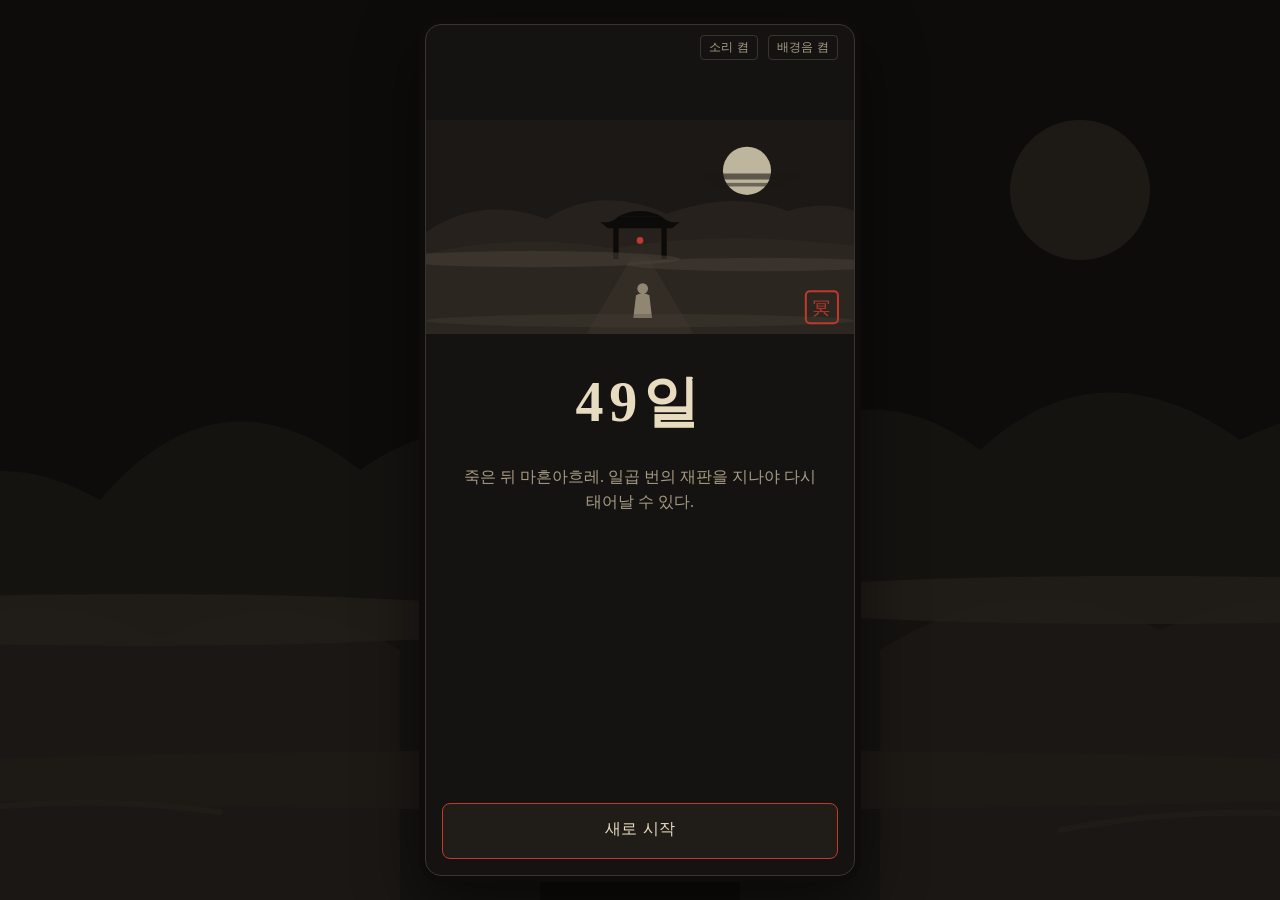
<file: index.html>
<!doctype html>
<html lang="ko">
  <head>
    <meta charset="UTF-8" />
    <link rel="icon" type="image/svg+xml" href="./favicon.svg" />
    <meta name="viewport" content="width=device-width, initial-scale=1.0, viewport-fit=cover" />
    <meta name="theme-color" content="#151311" />
    <title>49일</title>
    <script type="module" crossorigin src="./assets/index-C3v99Mc8.js"></script>
    <link rel="stylesheet" crossorigin href="./assets/index-C7yOdjxK.css">
  </head>
  <body>
    <div id="root"></div>
  </body>
</html>
</file>
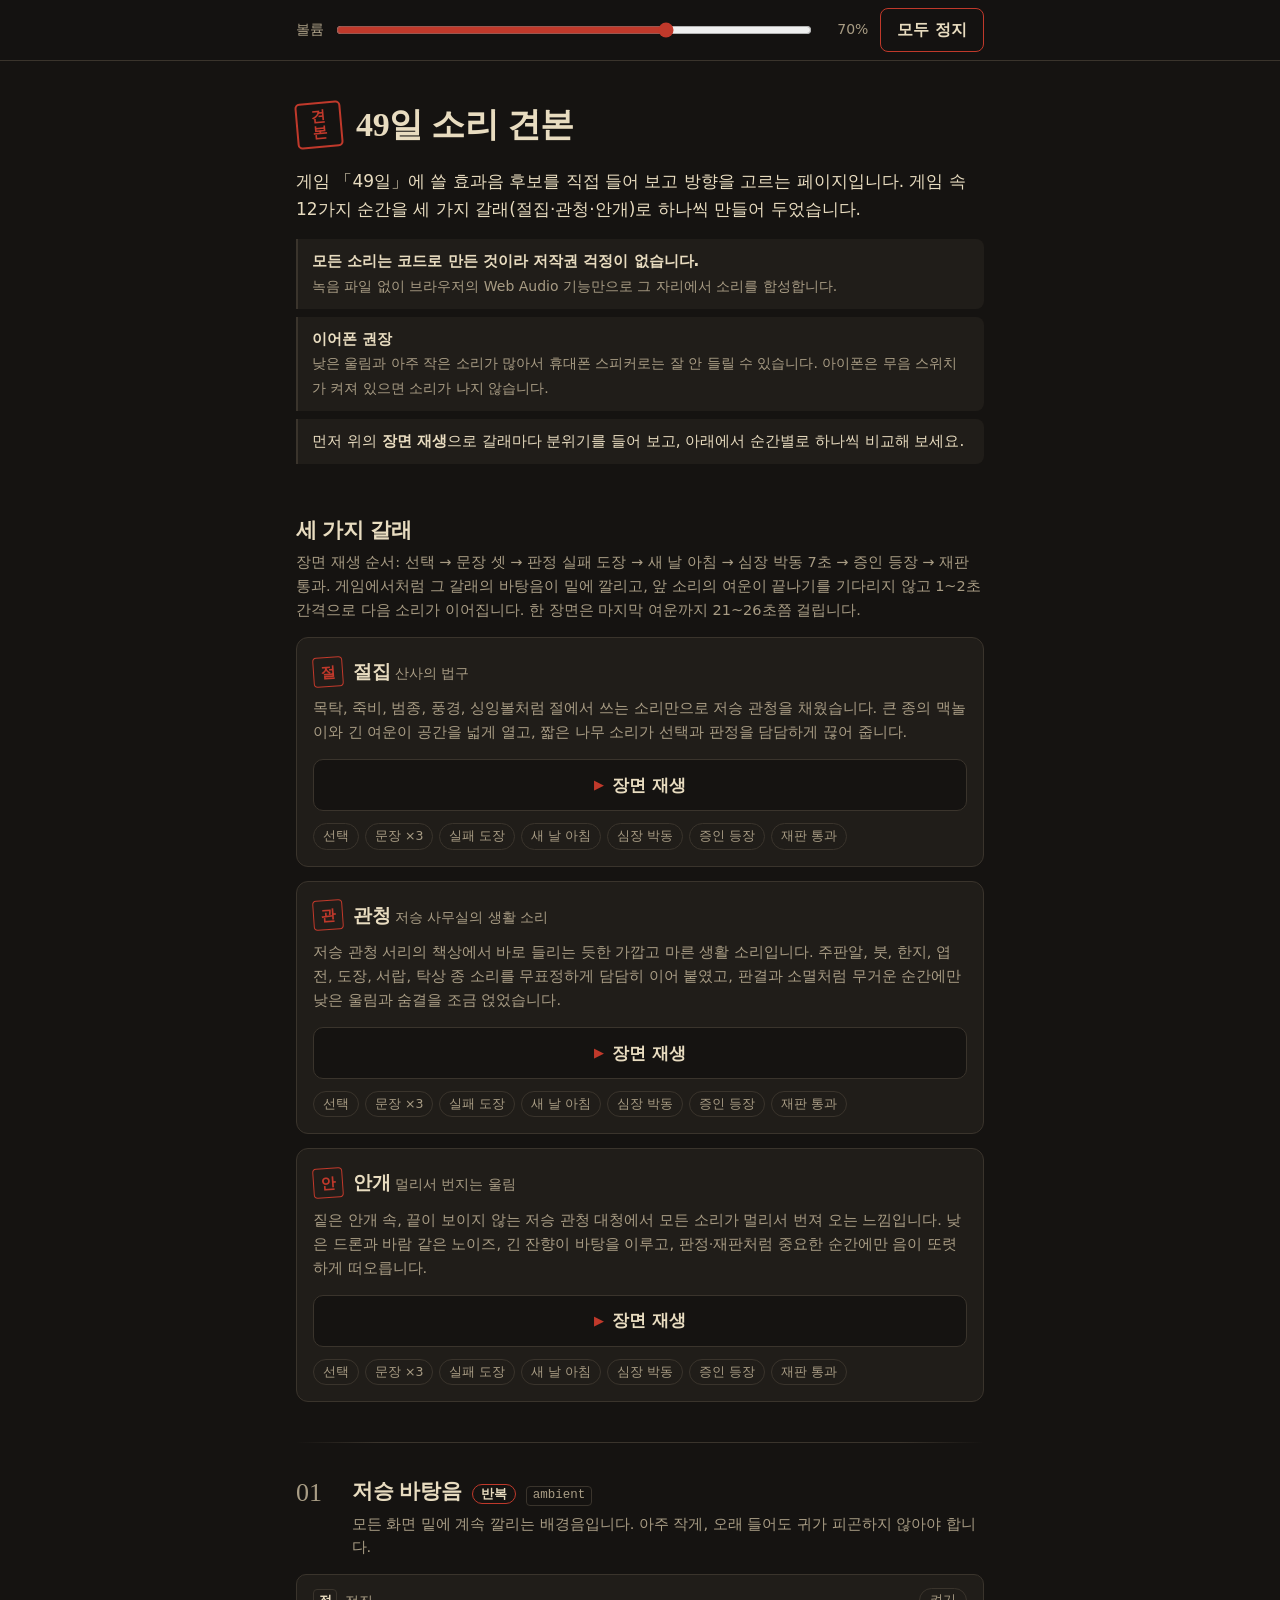
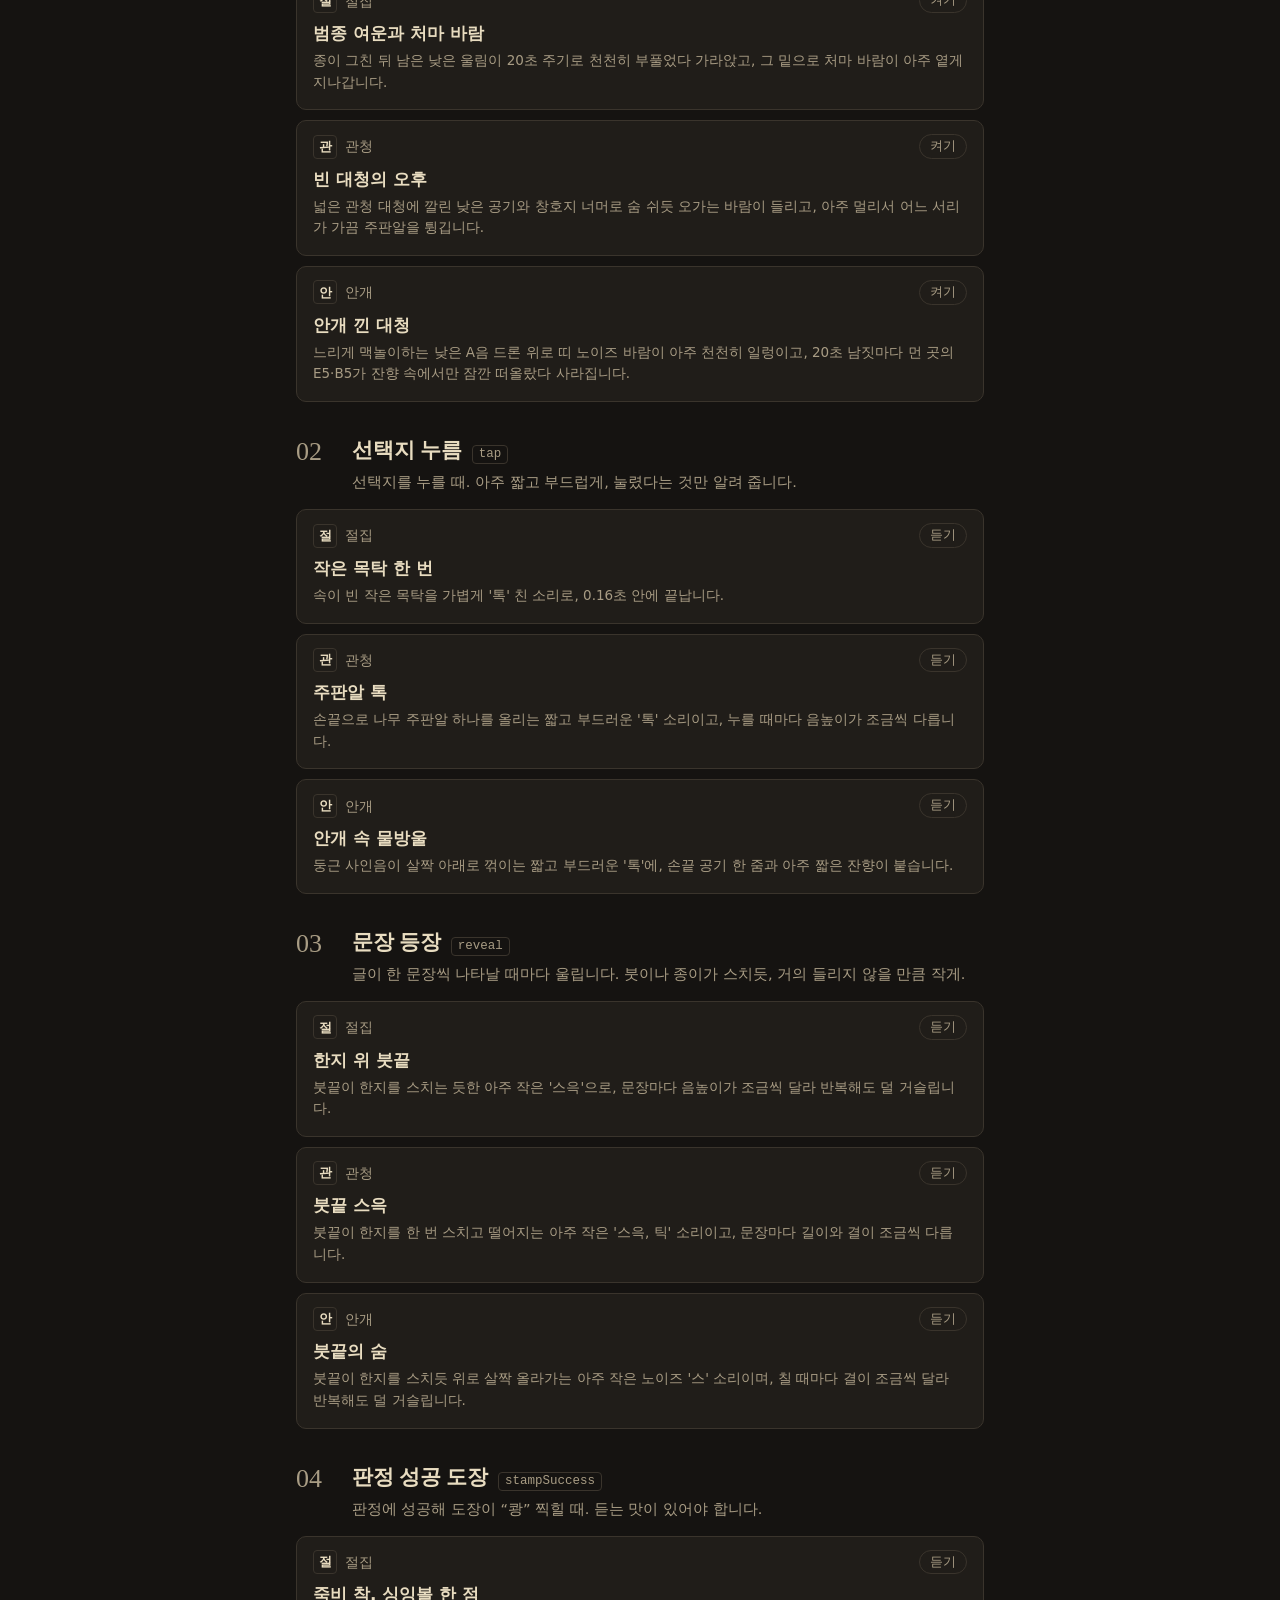
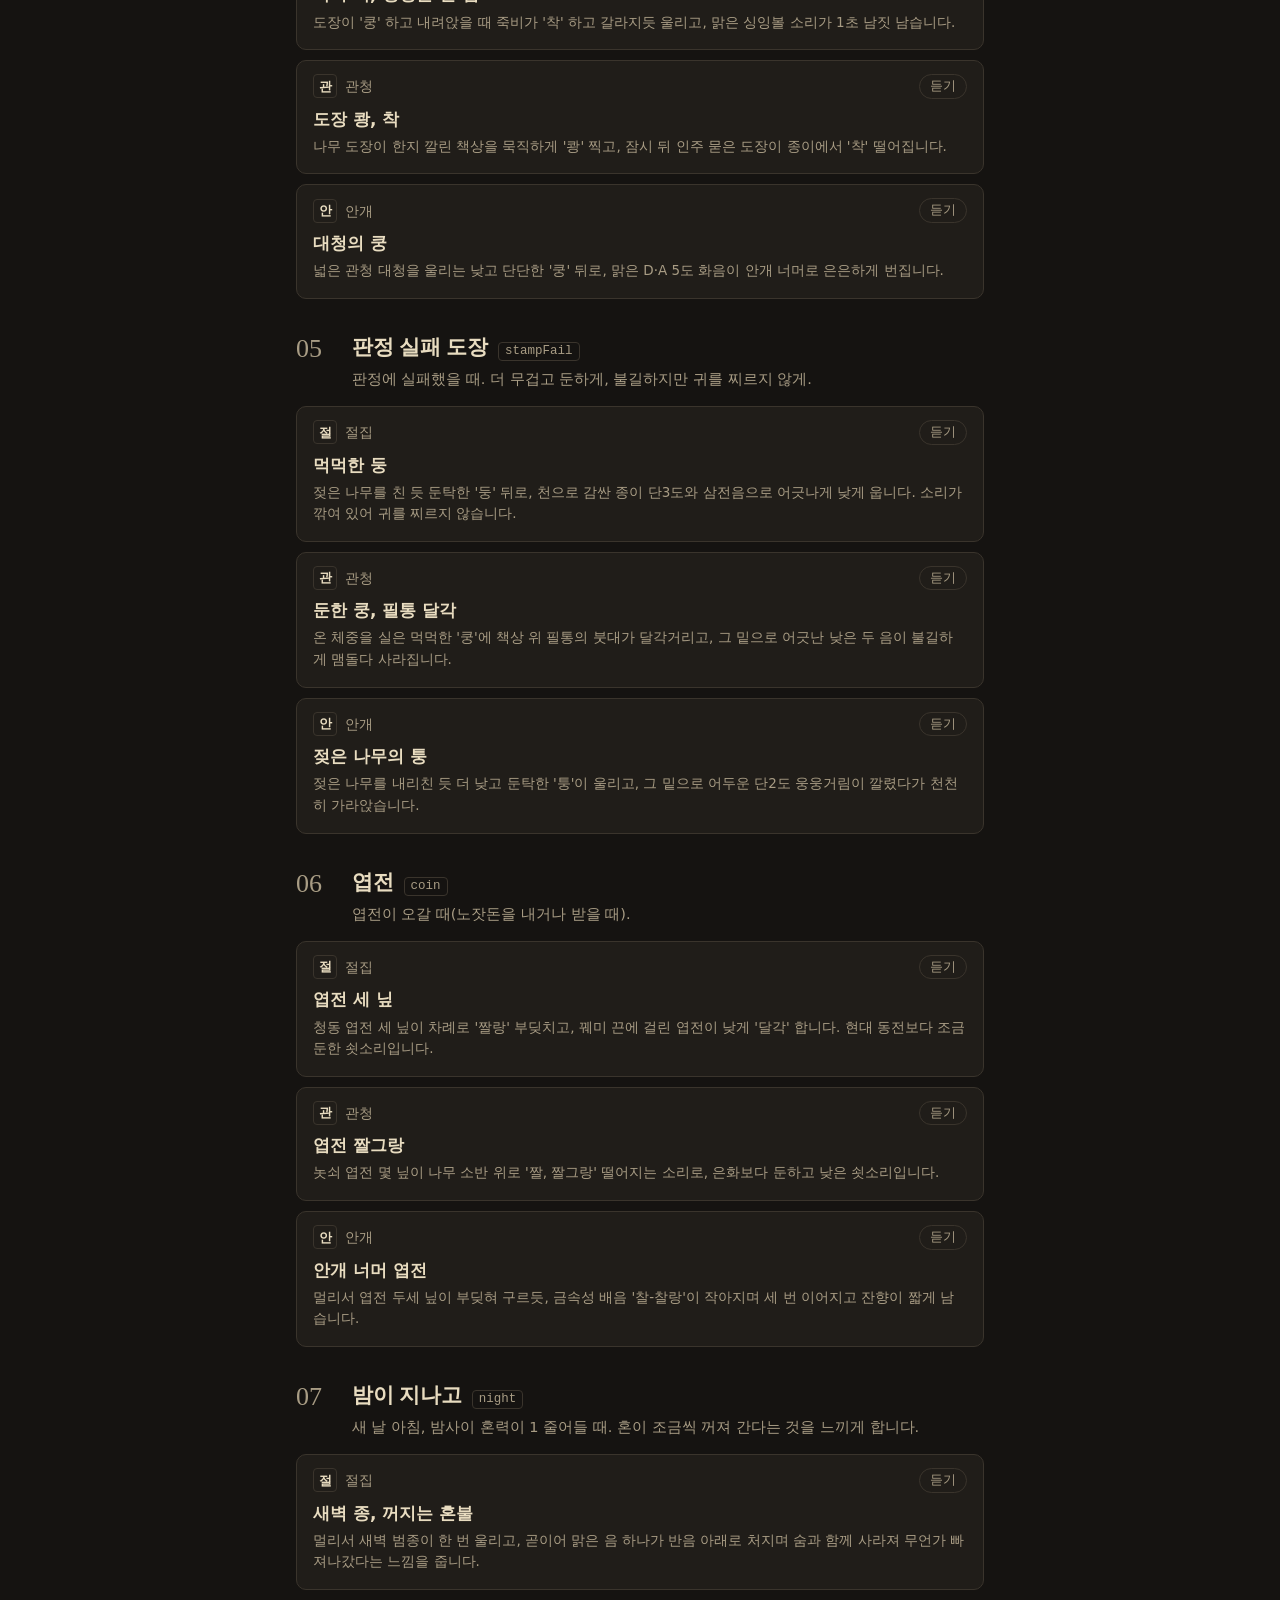
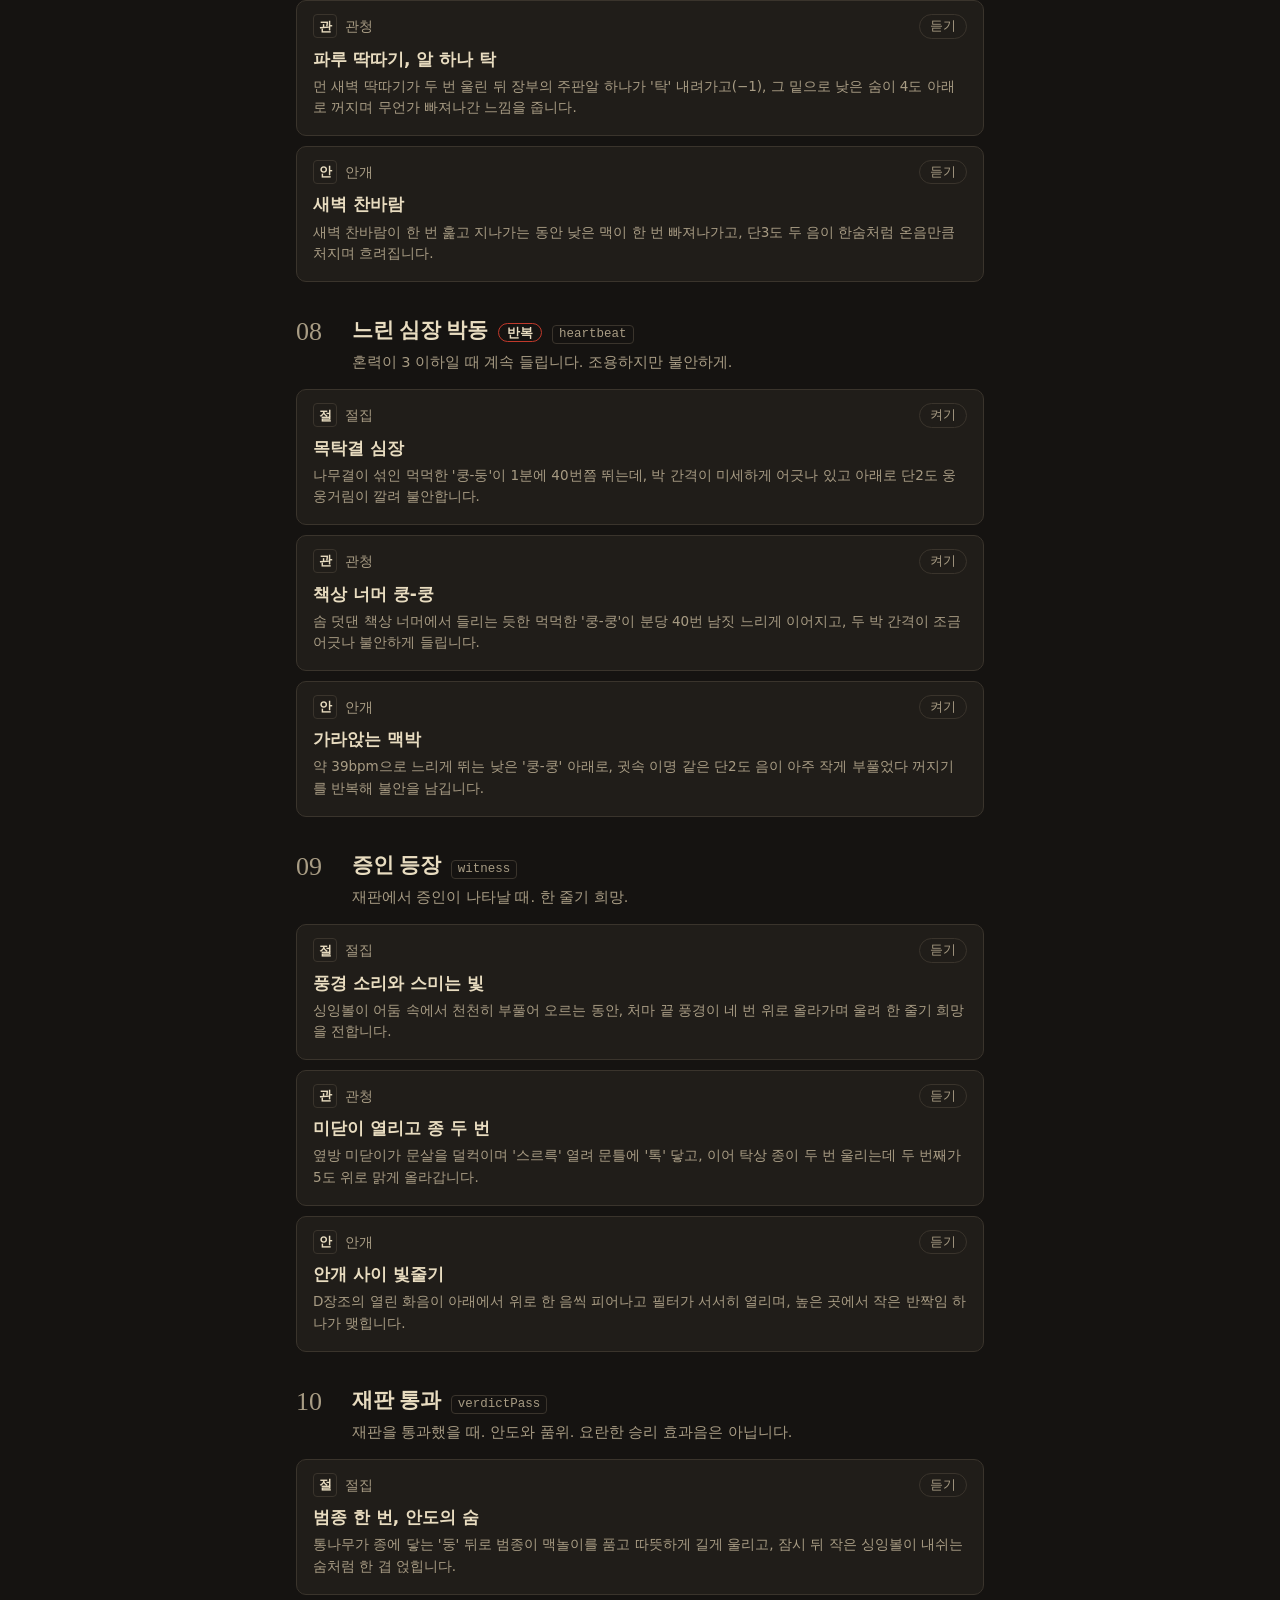
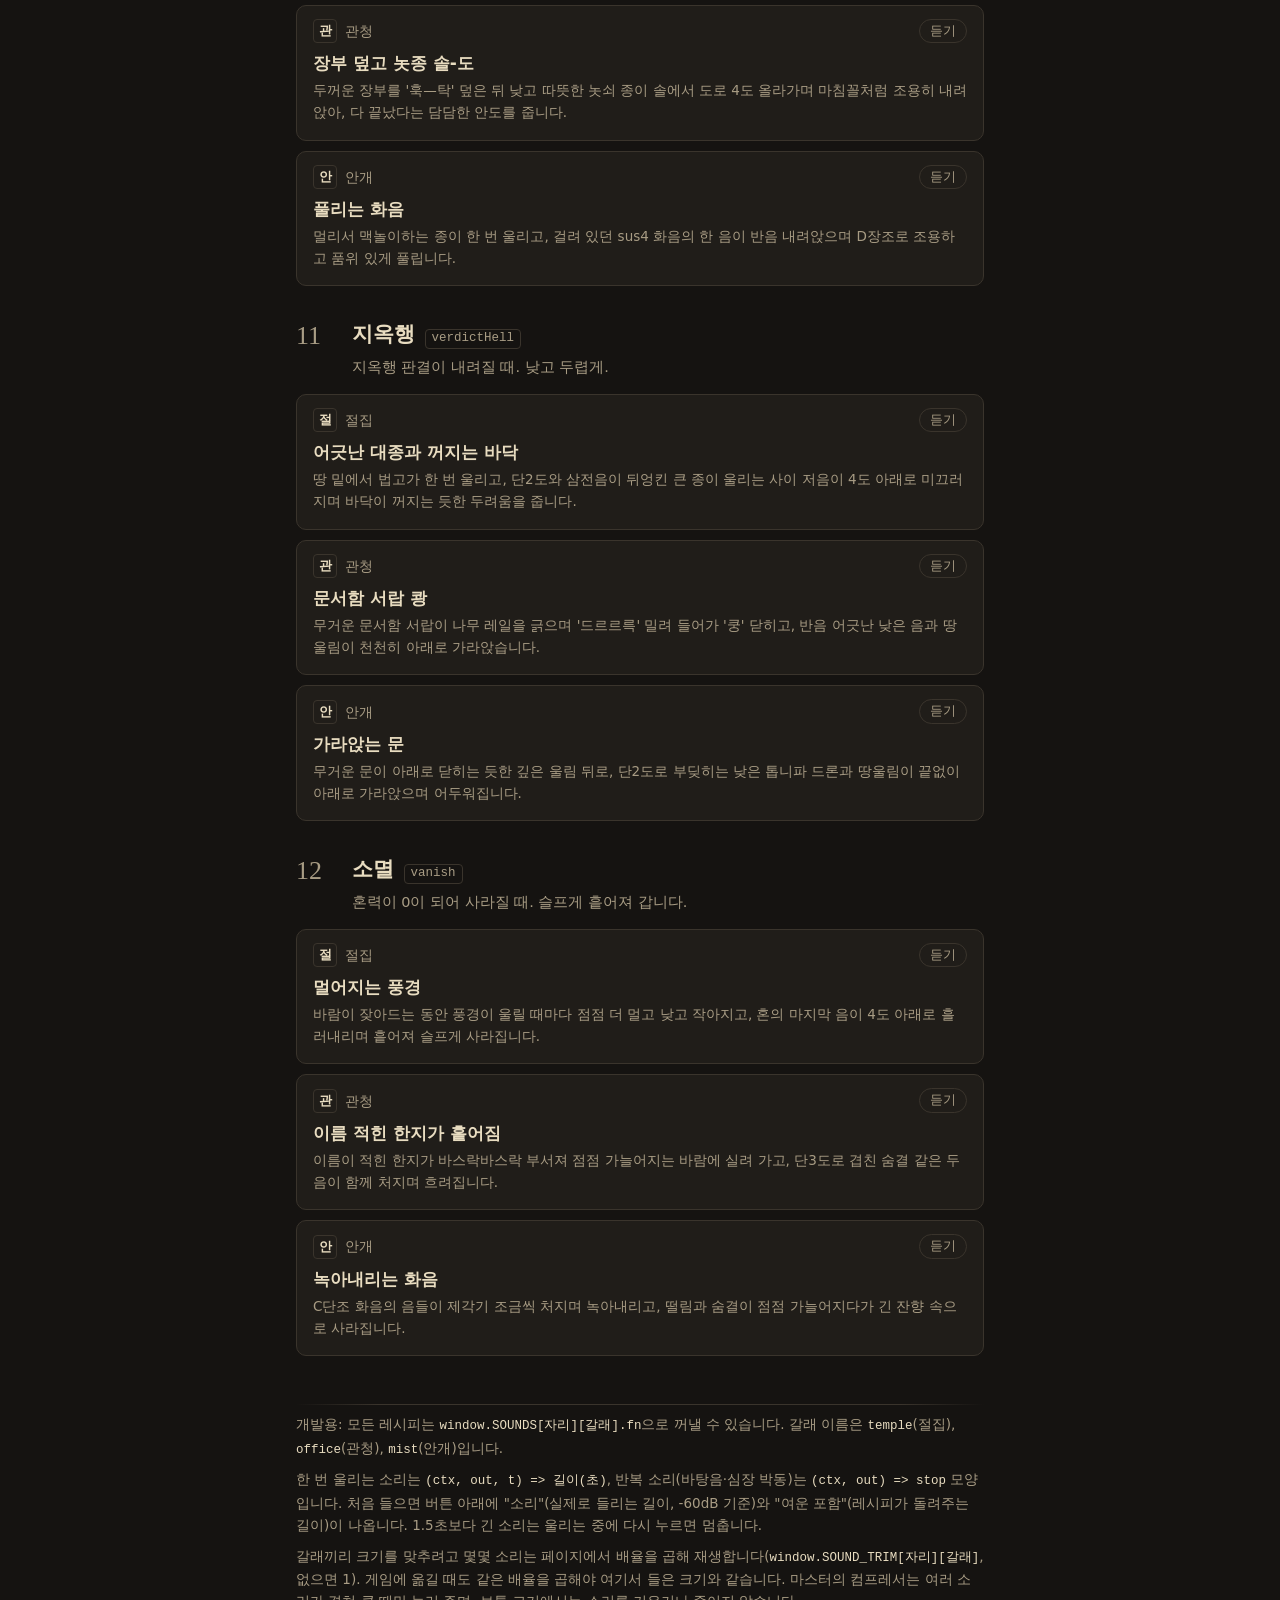
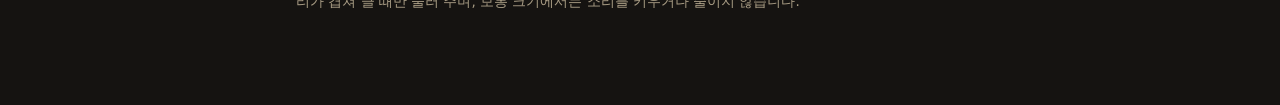
<file: sound-lab.html>
<!doctype html>
<html lang="ko">
<head>
<meta charset="utf-8">
<meta name="viewport" content="width=device-width, initial-scale=1">
<meta name="color-scheme" content="dark">
<title>49일 소리 견본</title>
<style>
  /* 게임과 같은 색: 먹색 바탕 + 한지색 글씨 + 도장 붉은색 */
  :root {
    --ink: #151311;
    --ink-raised: #201d19;
    --ink-line: #3a342c;
    --hanji: #e8dcc0;
    --hanji-dim: #a89c84;
    --seal: #c0392b;
    --good: #9cb98a;
    --bad: #e07a6e;
    --font-story: 'Noto Serif KR', 'Nanum Myeongjo', 'AppleMyungjo', 'Batang', serif;
    --font-ui: system-ui, 'Apple SD Gothic Neo', 'Noto Sans KR', 'Malgun Gothic', sans-serif;
    color-scheme: dark;
  }
  * { box-sizing: border-box; }
  html { -webkit-text-size-adjust: 100%; }
  body {
    margin: 0;
    background: var(--ink);
    color: var(--hanji);
    font-family: var(--font-ui);
    font-size: 16px;
    line-height: 1.65;
  }
  button { font: inherit; color: inherit; }
  :focus-visible { outline: 2px solid var(--seal); outline-offset: 2px; }

  .wrap { max-width: 720px; margin: 0 auto; padding: 0 16px 96px; }

  /* ── 위쪽 고정 막대: 볼륨, 모두 정지 ── */
  .bar {
    position: sticky; top: 0; z-index: 10;
    background: rgba(21, 19, 17, 0.94);
    -webkit-backdrop-filter: blur(6px); backdrop-filter: blur(6px);
    border-bottom: 1px solid var(--ink-line);
  }
  .bar-in {
    max-width: 720px; margin: 0 auto; padding: 8px 16px;
    display: flex; align-items: center; gap: 12px;
  }
  .vol { flex: 1; display: flex; align-items: center; gap: 10px; min-width: 0; }
  .vol label { font-size: 14px; color: var(--hanji-dim); white-space: nowrap; }
  .vol input { flex: 1; min-width: 0; height: 36px; accent-color: var(--seal); }
  .vol output { width: 3.2em; text-align: right; font-size: 14px; font-variant-numeric: tabular-nums; color: var(--hanji-dim); }
  .stop-all {
    min-height: 44px; padding: 0 16px; white-space: nowrap;
    background: transparent; border: 1px solid var(--seal); border-radius: 8px;
    font-weight: 600; cursor: pointer; touch-action: manipulation;
  }
  .stop-all:active { background: rgba(192, 57, 43, 0.2); }

  /* ── 머리말 ── */
  header.intro { padding: 36px 0 8px; }
  .title-row { display: flex; align-items: center; gap: 14px; }
  h1 { font-family: var(--font-story); font-size: 30px; font-weight: 700; margin: 0; letter-spacing: -0.01em; }
  .seal {
    display: inline-grid; place-items: center; flex: none;
    width: 46px; height: 46px; border: 2px solid var(--seal); border-radius: 5px;
    color: var(--seal); font-family: var(--font-story); font-weight: 700;
    font-size: 15px; line-height: 1.05; text-align: center; transform: rotate(-5deg);
  }
  .intro p { margin: 14px 0 0; }
  .intro .lead { font-size: 17px; }
  .facts { list-style: none; margin: 16px 0 0; padding: 0; display: grid; gap: 8px; }
  .facts li {
    padding: 10px 14px; border-left: 2px solid var(--ink-line);
    background: var(--ink-raised); border-radius: 0 8px 8px 0; font-size: 15px;
  }
  .facts li strong { color: var(--hanji); }
  .facts .dim { color: var(--hanji-dim); font-size: 14px; }

  /* ── 공통 제목 ── */
  h2 { font-family: var(--font-story); font-size: 21px; font-weight: 700; margin: 0; line-height: 1.4; }
  .section-head { margin: 44px 0 14px; }
  .section-head p { margin: 6px 0 0; color: var(--hanji-dim); font-size: 14.5px; }
  .rule {
    height: 1px; border: 0; margin: 40px 0 0;
    background: linear-gradient(90deg, transparent, var(--ink-line) 12%, var(--ink-line) 88%, transparent);
  }

  /* ── 세 갈래(스타일) 카드 ── */
  .styles { display: grid; gap: 12px; }
  .style-card {
    background: var(--ink-raised); border: 1px solid var(--ink-line); border-radius: 12px;
    padding: 18px 16px 16px;
  }
  .style-card.running { border-color: var(--seal); }
  .sc-head { display: flex; align-items: center; gap: 10px; }
  .sc-head h3 { font-family: var(--font-story); font-size: 19px; margin: 0; }
  .sc-head .sub { font-family: var(--font-ui); font-size: 14px; font-weight: 400; color: var(--hanji-dim); margin-left: 4px; }
  .sc-note { margin: 10px 0 14px; font-size: 14.5px; color: var(--hanji-dim); }
  .scene-btn {
    display: flex; align-items: center; justify-content: center; gap: 8px;
    width: 100%; min-height: 52px; padding: 0 16px;
    background: var(--ink); border: 1px solid var(--ink-line); border-radius: 10px;
    font-size: 17px; font-weight: 600; cursor: pointer; touch-action: manipulation;
  }
  .scene-btn:hover { border-color: #5a5045; }
  .scene-btn[aria-pressed="true"] { border-color: var(--seal); background: rgba(192, 57, 43, 0.14); }
  .scene-btn .ico { font-size: 13px; color: var(--seal); }
  .chips { list-style: none; margin: 12px 0 0; padding: 0; display: flex; flex-wrap: wrap; gap: 6px; }
  .chips li {
    font-size: 12.5px; padding: 2px 9px; border-radius: 999px;
    border: 1px solid var(--ink-line); color: var(--hanji-dim);
    transition: background 0.2s, color 0.2s, border-color 0.2s;
  }
  .chips li.done { color: var(--hanji); }
  .chips li.now { border-color: var(--seal); background: rgba(192, 57, 43, 0.22); color: var(--hanji); }

  .tag {
    display: inline-grid; place-items: center; flex: none;
    width: 24px; height: 24px; border: 1px solid var(--ink-line); border-radius: 4px;
    font-family: var(--font-story); font-size: 13px; font-weight: 700; color: var(--hanji);
  }
  .style-card .tag { width: 30px; height: 30px; font-size: 15px; border-color: var(--seal); color: var(--seal); transform: rotate(-4deg); }

  /* ── 12개 자리(슬롯) ── */
  .slot { padding-top: 34px; }
  .slot-head { display: flex; gap: 14px; align-items: flex-start; margin-bottom: 14px; }
  .slot-num {
    flex: none; font-family: var(--font-story); font-size: 26px; line-height: 1.2;
    color: var(--hanji-dim); font-variant-numeric: tabular-nums; min-width: 1.6em;
  }
  .slot-head h2 { display: flex; flex-wrap: wrap; align-items: baseline; gap: 4px 10px; }
  .key {
    font-family: ui-monospace, 'Cascadia Mono', Consolas, monospace; font-size: 12.5px; font-weight: 400;
    color: var(--hanji-dim); border: 1px solid var(--ink-line); border-radius: 4px; padding: 0 6px;
  }
  .badge {
    font-family: var(--font-ui); font-size: 12.5px; font-weight: 600; color: var(--hanji);
    border: 1px solid var(--seal); border-radius: 999px; padding: 0 8px;
  }
  .moment { margin: 6px 0 0; color: var(--hanji-dim); font-size: 14.5px; }
  .opts { display: grid; gap: 10px; }

  .opt {
    position: relative; overflow: hidden; display: block; width: 100%; min-height: 64px;
    text-align: left; cursor: pointer; touch-action: manipulation; -webkit-tap-highlight-color: transparent;
    background: var(--ink-raised); border: 1px solid var(--ink-line); border-radius: 10px;
    padding: 13px 16px 16px; transition: border-color 0.15s, background 0.15s;
  }
  .opt:hover { border-color: #5a5045; }
  .opt:active { background: #27231e; }
  .opt.playing, .opt.on { border-color: var(--seal); }
  .opt.playing .tag, .opt.on .tag { border-color: var(--seal); color: var(--seal); }
  .opt-top { display: flex; align-items: center; gap: 8px; font-size: 13.5px; color: var(--hanji-dim); }
  .opt-state {
    margin-left: auto; font-size: 12.5px; padding: 1px 10px; border-radius: 999px;
    border: 1px solid var(--ink-line); color: var(--hanji-dim); white-space: nowrap;
  }
  .opt.on .opt-state,
  .opt.playing.stoppable .opt-state { border-color: var(--seal); color: var(--hanji); background: rgba(192, 57, 43, 0.2); }
  .opt-name { display: block; font-size: 17px; font-weight: 600; margin: 6px 0 3px; color: var(--hanji); }
  .opt-note { display: block; font-size: 13.5px; line-height: 1.6; color: var(--hanji-dim); }
  .opt-dur { display: block; margin-top: 6px; font-size: 12px; color: var(--hanji-dim); font-variant-numeric: tabular-nums; }
  .opt-dur:empty { display: none; }
  .prog { position: absolute; left: 0; right: 0; bottom: 0; height: 3px; }
  .prog i { display: block; height: 100%; background: var(--seal); transform: scaleX(0); transform-origin: left center; }
  .opt.on .prog i { transform: scaleX(1); animation: breathe 2.6s ease-in-out infinite; }
  @keyframes breathe { 0%, 100% { opacity: 0.35; } 50% { opacity: 1; } }

  /* ── 꼬리말, 알림 ── */
  footer { margin-top: 48px; color: var(--hanji-dim); font-size: 13.5px; }
  footer code { font-family: ui-monospace, 'Cascadia Mono', Consolas, monospace; font-size: 12.5px; color: var(--hanji); }
  footer p { margin: 8px 0 0; }
  #msg {
    position: fixed; left: 16px; right: 16px; bottom: 16px; z-index: 20;
    max-width: 688px; margin: 0 auto; padding: 12px 14px;
    background: var(--ink-raised); border: 1px solid var(--bad); border-radius: 10px;
    color: var(--bad); font-size: 14px;
  }
  #msg:empty { display: none; }

  @media (min-width: 640px) {
    h1 { font-size: 34px; }
    .styles { gap: 14px; }
  }
  @media (prefers-reduced-motion: reduce) {
    .opt.on .prog i { animation: none; opacity: 1; }
  }
</style>
</head>
<body>

<div class="bar">
  <div class="bar-in">
    <div class="vol">
      <label for="vol">볼륨</label>
      <input id="vol" type="range" min="0" max="1" step="0.01" value="0.7">
      <output id="volOut" for="vol">70%</output>
    </div>
    <button type="button" class="stop-all" id="stopAll">모두 정지</button>
  </div>
</div>

<main class="wrap">
  <header class="intro">
    <div class="title-row">
      <span class="seal" aria-hidden="true">견<br>본</span>
      <h1>49일 소리 견본</h1>
    </div>
    <p class="lead">게임 「49일」에 쓸 효과음 후보를 직접 들어 보고 방향을 고르는 페이지입니다. 게임 속 12가지 순간을 세 가지 갈래(절집·관청·안개)로 하나씩 만들어 두었습니다.</p>
    <ul class="facts">
      <li><strong>모든 소리는 코드로 만든 것이라 저작권 걱정이 없습니다.</strong><br><span class="dim">녹음 파일 없이 브라우저의 Web Audio 기능만으로 그 자리에서 소리를 합성합니다.</span></li>
      <li><strong>이어폰 권장</strong><br><span class="dim">낮은 울림과 아주 작은 소리가 많아서 휴대폰 스피커로는 잘 안 들릴 수 있습니다. 아이폰은 무음 스위치가 켜져 있으면 소리가 나지 않습니다.</span></li>
      <li>먼저 위의 <strong>장면 재생</strong>으로 갈래마다 분위기를 들어 보고, 아래에서 순간별로 하나씩 비교해 보세요.</li>
    </ul>
  </header>

  <section aria-labelledby="stylesTitle">
    <div class="section-head">
      <h2 id="stylesTitle">세 가지 갈래</h2>
      <p>장면 재생 순서: 선택 → 문장 셋 → 판정 실패 도장 → 새 날 아침 → 심장 박동 7초 → 증인 등장 → 재판 통과. 게임에서처럼 그 갈래의 바탕음이 밑에 깔리고, 앞 소리의 여운이 끝나기를 기다리지 않고 1~2초 간격으로 다음 소리가 이어집니다. 한 장면은 마지막 여운까지 21~26초쯤 걸립니다.</p>
    </div>
    <div class="styles" id="styles"></div>
  </section>

  <hr class="rule">
  <div id="slots"></div>

  <footer>
    <hr class="rule" style="margin-top:0">
    <p>개발용: 모든 레시피는 <code>window.SOUNDS[자리][갈래].fn</code>으로 꺼낼 수 있습니다. 갈래 이름은 <code>temple</code>(절집), <code>office</code>(관청), <code>mist</code>(안개)입니다.</p>
    <p>한 번 울리는 소리는 <code>(ctx, out, t) =&gt; 길이(초)</code>, 반복 소리(바탕음·심장 박동)는 <code>(ctx, out) =&gt; stop</code> 모양입니다. 처음 들으면 버튼 아래에 "소리"(실제로 들리는 길이, -60dB 기준)와 "여운 포함"(레시피가 돌려주는 길이)이 나옵니다. 1.5초보다 긴 소리는 울리는 중에 다시 누르면 멈춥니다.</p>
    <p>갈래끼리 크기를 맞추려고 몇몇 소리는 페이지에서 배율을 곱해 재생합니다(<code>window.SOUND_TRIM[자리][갈래]</code>, 없으면 1). 게임에 옮길 때도 같은 배율을 곱해야 여기서 들은 크기와 같습니다. 마스터의 컴프레서는 여러 소리가 겹쳐 클 때만 눌러 주며, 보통 크기에서는 소리를 키우거나 줄이지 않습니다.</p>
  </footer>
</main>

<div id="msg" role="status" aria-live="polite"></div>

<!--
  레시피 수정 내역 (검토 후)
  - 반복 소리 4개(절집·안개의 바탕음과 심장 박동)의 stop(): master의 예약을 지우고 master.gain.value를 읽던 방식을
    별도의 fade 노드로 바꿨습니다. 첫 렌더링 전에 stop()이 불리면 value가 기본값 1로 읽혀
    조용해야 할 소리가 크게(절집 심장 박동은 0.94까지) 튀던 문제입니다.
  - 바탕음 크기: 절집 0.18 → 0.06, 안개 1 → 0.6. 바탕음이 효과음만큼 커서 문장 소리·심장 박동을 덮던 문제입니다.
  나머지 레시피 32개는 받은 그대로입니다. 갈래끼리 크기 차이는 레시피를 고치지 않고 페이지의 TRIM 배율로 맞춥니다.
  도우미 noiseBuffer/makeReverb는 이름과 모양은 그대로 두고 속도만 빠르게 했습니다(잡음 저장소, 임펄스 응답 캐시).

  처음 받았을 때 OfflineAudioContext로 36개를 모두 렌더링해 계약을 확인했습니다.
  - 오류, NaN 없음. 0 이하로 가는 exponentialRamp 없음.
  - t 이전에는 소리가 전혀 나지 않음. 한 번 울리는 소리는 모든 소스가 멈춤(끝부분이 완전한 0).
  - 가장 큰 순간 음량 0.474 (안개/판정 성공). 모두 0.6 아래.
  - 반복 소리 6개는 stop() 뒤 0.6초 안에 완전히 조용해지고, stop()을 두 번 불러도 괜찮음.
  참고: 관청의 witness, verdictPass, verdictHell, vanish는 돌려주는 길이가 잔향 길이보다 조금 짧지만,
  그 뒤에 남는 소리가 -90dB 아래(들리지 않는 수준)라서 고치지 않았습니다.
-->
<script>
/* ───────────────────────────────────────────────────────────
   공용 도우미 3개 (레시피가 가져다 씀). 전역 함수로 둔다.
   ─────────────────────────────────────────────────────────── */

// 흰 잡음(모노) 버퍼
// 속도를 위해 샘플레이트마다 12초짜리 잡음 저장소를 한 번만 만들고, 부를 때마다 새 버퍼에 무작위 위치부터 복사한다.
// 매번 새 버퍼를 돌려주고 내용도 매번 달라지므로 레시피 쪽에서 달라지는 것은 없다.
const NOISE_POOL = new Map(); // sampleRate → Float32Array
function noiseBuffer(ctx, seconds) {
  const sr = ctx.sampleRate;
  const len = Math.max(1, Math.floor(sr * seconds));
  let pool = NOISE_POOL.get(sr);
  if (!pool) {
    pool = new Float32Array(Math.floor(sr * 12));
    for (let i = 0; i < pool.length; i++) pool[i] = Math.random() * 2 - 1;
    NOISE_POOL.set(sr, pool);
  }
  const buf = ctx.createBuffer(1, len, sr);
  const d = buf.getChannelData(0);
  let pos = Math.floor(Math.random() * pool.length);
  for (let i = 0; i < len; ) {
    const n = Math.min(len - i, pool.length - pos);
    d.set(pool.subarray(pos, pos + n), i);
    i += n;
    pos = 0;
  }
  return buf;
}

// t에 0.0001 → t+attack에 peak까지 직선 → t+attack+decay에 0.0001까지 지수 감소 (0으로는 절대 안 내려감)
function ramp(param, t, attack, peak, decay) {
  param.setValueAtTime(0.0001, t);
  param.linearRampToValueAtTime(peak, t + attack);
  param.exponentialRampToValueAtTime(0.0001, t + attack + decay);
}

// 잔향: 잡음을 점점 줄여 만든 임펄스 응답(스테레오)을 넣은 ConvolverNode
// 임펄스 응답 만들기가 가장 무거운 일(6초짜리면 수십 ms)이라, 같은 (샘플레이트, 길이, 감쇠)는 한 번만 만들고 다시 쓴다.
// 다시 쓰는 버퍼는 레시피가 고치지 않으므로 여러 ConvolverNode가 같이 써도 된다.
const IR_CACHE = new Map(); // 'sr|seconds|decay' → AudioBuffer
const IR_CACHE_MAX = 6e6;   // 담아 둘 표본 수 상한(약 24MB). 넘으면 오래된 것부터 버린다
let irCacheSize = 0;
function makeReverb(ctx, seconds, decay) {
  const sr = ctx.sampleRate;
  const key = sr + '|' + seconds + '|' + decay;
  let buf = IR_CACHE.get(key);
  if (!buf) {
    const len = Math.max(1, Math.floor(sr * seconds));
    buf = ctx.createBuffer(2, len, sr);
    const env = new Float32Array(len);
    for (let i = 0; i < len; i++) env[i] = Math.pow(1 - i / len, decay);
    for (let ch = 0; ch < 2; ch++) {
      const d = buf.getChannelData(ch);
      for (let i = 0; i < len; i++) d[i] = (Math.random() * 2 - 1) * env[i];
    }
    IR_CACHE.set(key, buf);
    irCacheSize += 2 * len;
    for (const [k, b] of IR_CACHE) {
      if (irCacheSize <= IR_CACHE_MAX || k === key) break;
      IR_CACHE.delete(k);
      irCacheSize -= b.length * b.numberOfChannels;
    }
  }
  const conv = ctx.createConvolver();
  conv.buffer = buf;
  return conv;
}

/* ───────────────────────────────────────────────────────────
   레시피 36개 (갈래 3 × 자리 12). 받은 코드를 넣고, 반복 소리 4개의 stop()과 바탕음 2개의 크기만 고쳤다.
   window.SOUNDS = { 자리: { 갈래: { name, note, fn } } }
   ─────────────────────────────────────────────────────────── */
(function () {
  const STYLES = [
    {
      key: 'temple',
      style: '절집 (산사의 법구)',
      short: '절집',
      seal: '절',
      styleNote: '목탁, 죽비, 범종, 풍경, 싱잉볼처럼 절에서 쓰는 소리만으로 저승 관청을 채웠습니다. 큰 종의 맥놀이와 긴 여운이 공간을 넓게 열고, 짧은 나무 소리가 선택과 판정을 담담하게 끊어 줍니다.',
      recipes: [],
    },
    {
      key: 'office',
      style: '관청 (저승 사무실의 생활 소리)',
      short: '관청',
      seal: '관',
      styleNote: '저승 관청 서리의 책상에서 바로 들리는 듯한 가깝고 마른 생활 소리입니다. 주판알, 붓, 한지, 엽전, 도장, 서랍, 탁상 종 소리를 무표정하게 담담히 이어 붙였고, 판결과 소멸처럼 무거운 순간에만 낮은 울림과 숨결을 조금 얹었습니다.',
      recipes: [],
    },
    {
      key: 'mist',
      style: '안개 (멀리서 번지는 울림)',
      short: '안개',
      seal: '안',
      styleNote: '짙은 안개 속, 끝이 보이지 않는 저승 관청 대청에서 모든 소리가 멀리서 번져 오는 느낌입니다. 낮은 드론과 바람 같은 노이즈, 긴 잔향이 바탕을 이루고, 판정·재판처럼 중요한 순간에만 음이 또렷하게 떠오릅니다.',
      recipes: [],
    },
  ];
  const byKey = {};
  STYLES.forEach((s) => { byKey[s.key] = s; });
  const add = (styleKey, slot, name, note, fn) => { byKey[styleKey].recipes.push({ slot, name, note, fn }); };

  /* ══════════════════════ 1. 절집 (temple) ══════════════════════ */

  add('temple', 'ambient', "범종 여운과 처마 바람",
    "종이 그친 뒤 남은 낮은 울림이 20초 주기로 천천히 부풀었다 가라앉고, 그 밑으로 처마 바람이 아주 옅게 지나갑니다.",
(ctx, out) => {
  const now = ctx.currentTime;
  const srcs = [];
  const master = ctx.createGain();
  master.gain.setValueAtTime(0.0001, now);
  master.gain.linearRampToValueAtTime(0.06, now + 4); // 바탕음은 효과음보다 10dB 이상 작게 (처음 0.18)
  // 끄기 전용 페이드: master의 페이드인 예약을 건드리지 않도록 따로 둔다
  const fade = ctx.createGain();
  master.connect(fade);
  fade.connect(out);
  // 범종이 그친 뒤에도 남는 여운: 두 음이 미세하게 어긋나 생기는 맥놀이
  const hum = ctx.createGain();
  hum.gain.value = 0.5;
  const humLp = ctx.createBiquadFilter();
  humLp.type = 'lowpass';
  humLp.frequency.value = 700;
  hum.connect(humLp);
  humLp.connect(master);
  [[73.4, 0.42], [73.72, 0.42], [146.9, 0.14], [147.35, 0.1], [202.5, 0.05], [294.1, 0.025]].forEach(([f, a]) => {
    const o = ctx.createOscillator();
    o.type = 'sine';
    o.frequency.value = f;
    const g = ctx.createGain();
    g.gain.value = a;
    o.connect(g);
    g.connect(hum);
    o.start(now);
    srcs.push(o);
  });
  // 아주 느린 숨: 여운이 부풀었다 가라앉음 (약 20초 주기)
  const breath = ctx.createOscillator();
  breath.frequency.value = 0.05;
  const breathDepth = ctx.createGain();
  breathDepth.gain.value = 0.18;
  breath.connect(breathDepth);
  breathDepth.connect(hum.gain);
  breath.start(now);
  srcs.push(breath);
  // 처마 밑을 지나는 바람
  const wind = ctx.createBufferSource();
  wind.buffer = noiseBuffer(ctx, 6);
  wind.loop = true;
  const bp = ctx.createBiquadFilter();
  bp.type = 'bandpass';
  bp.frequency.value = 480;
  bp.Q.value = 0.7;
  const wlp = ctx.createBiquadFilter();
  wlp.type = 'lowpass';
  wlp.frequency.value = 1400;
  const wg = ctx.createGain();
  wg.gain.value = 0.55;
  wind.connect(bp);
  bp.connect(wlp);
  wlp.connect(wg);
  wg.connect(master);
  const sweep = ctx.createOscillator();
  sweep.frequency.value = 0.031;
  const sweepDepth = ctx.createGain();
  sweepDepth.gain.value = 220;
  sweep.connect(sweepDepth);
  sweepDepth.connect(bp.frequency);
  const gust = ctx.createOscillator();
  gust.frequency.value = 0.083;
  const gustDepth = ctx.createGain();
  gustDepth.gain.value = 0.25;
  gust.connect(gustDepth);
  gustDepth.connect(wg.gain);
  wind.start(now);
  sweep.start(now);
  gust.start(now);
  srcs.push(wind, sweep, gust);
  let stopped = false;
  return () => {
    if (stopped) return;
    stopped = true;
    const n = ctx.currentTime;
    fade.gain.setValueAtTime(1, n);
    fade.gain.linearRampToValueAtTime(0.0001, n + 0.5);
    srcs.forEach((s) => { try { s.stop(n + 0.55); } catch (e) {} });
  };
});

  add('temple', 'tap', "작은 목탁 한 번",
    "속이 빈 작은 목탁을 가볍게 '톡' 친 소리로, 0.16초 안에 끝납니다.",
(ctx, out, t) => {
  const end = t + 0.16;
  // 작은 목탁의 빈 울림통 '톡'
  const body = ctx.createOscillator();
  body.type = 'sine';
  body.frequency.setValueAtTime(760, t);
  body.frequency.exponentialRampToValueAtTime(640, t + 0.06);
  const bg = ctx.createGain();
  bg.gain.value = 0;
  ramp(bg.gain, t, 0.002, 0.2, 0.1);
  body.connect(bg);
  bg.connect(out);
  const shell = ctx.createOscillator();
  shell.type = 'sine';
  shell.frequency.value = 1730;
  const sg = ctx.createGain();
  sg.gain.value = 0;
  ramp(sg.gain, t, 0.001, 0.05, 0.035);
  shell.connect(sg);
  sg.connect(out);
  // 채가 닿는 순간
  const click = ctx.createBufferSource();
  click.buffer = noiseBuffer(ctx, 0.03);
  const cf = ctx.createBiquadFilter();
  cf.type = 'bandpass';
  cf.frequency.value = 1400;
  cf.Q.value = 3;
  const cg = ctx.createGain();
  cg.gain.value = 0;
  ramp(cg.gain, t, 0.001, 0.14, 0.012);
  click.connect(cf);
  cf.connect(cg);
  cg.connect(out);
  [body, shell, click].forEach((s) => { s.start(t); s.stop(end); });
  return end - t;
});

  add('temple', 'reveal', "한지 위 붓끝",
    "붓끝이 한지를 스치는 듯한 아주 작은 '스윽'으로, 문장마다 음높이가 조금씩 달라 반복해도 덜 거슬립니다.",
(ctx, out, t) => {
  const dur = 0.11;
  // 한지 위를 붓끝이 스치는 소리 (매번 조금씩 다르게)
  const n = ctx.createBufferSource();
  n.buffer = noiseBuffer(ctx, dur + 0.03);
  const bp = ctx.createBiquadFilter();
  bp.type = 'bandpass';
  bp.Q.value = 0.9;
  const f0 = 2600 + Math.random() * 900;
  bp.frequency.setValueAtTime(f0, t);
  bp.frequency.exponentialRampToValueAtTime(f0 * 1.6, t + dur);
  const hp = ctx.createBiquadFilter();
  hp.type = 'highpass';
  hp.frequency.value = 1200;
  const g = ctx.createGain();
  g.gain.value = 0;
  ramp(g.gain, t, 0.025, 0.09, 0.08);
  n.connect(bp);
  bp.connect(hp);
  hp.connect(g);
  g.connect(out);
  n.start(t);
  n.stop(t + dur + 0.02);
  return dur + 0.03;
});

  add('temple', 'stampSuccess', "죽비 착, 싱잉볼 한 점",
    "도장이 '쿵' 하고 내려앉을 때 죽비가 '착' 하고 갈라지듯 울리고, 맑은 싱잉볼 소리가 1초 남짓 남습니다.",
(ctx, out, t) => {
  const bus = ctx.createGain();
  bus.gain.value = 1;
  bus.connect(out);
  const rvSec = 1.6;
  const rv = makeReverb(ctx, rvSec, 3);
  const wet = ctx.createGain();
  wet.gain.value = 0.22;
  bus.connect(rv);
  rv.connect(wet);
  wet.connect(out);
  const tone = (type, f, when, a, dec) => {
    const o = ctx.createOscillator();
    o.type = type;
    o.frequency.value = f;
    const g = ctx.createGain();
    g.gain.value = 0;
    ramp(g.gain, when, 0.003, a, dec);
    o.connect(g);
    g.connect(bus);
    o.start(when);
    o.stop(when + 0.003 + dec + 0.05);
    return o;
  };
  // 도장이 내려앉는 몸통 '쿵'
  const thump = tone('sine', 150, t, 0.28, 0.26);
  thump.frequency.setValueAtTime(150, t);
  thump.frequency.exponentialRampToValueAtTime(52, t + 0.14);
  // 목탁 울림통
  tone('sine', 540, t, 0.13, 0.16);
  tone('sine', 1290, t, 0.04, 0.06);
  // 죽비 '착': 갈라진 대나무 두 쪽이 연달아 부딪힘
  [[0, 0.38], [0.014, 0.22]].forEach(([dt, a]) => {
    const n = ctx.createBufferSource();
    n.buffer = noiseBuffer(ctx, 0.06);
    const bp = ctx.createBiquadFilter();
    bp.type = 'bandpass';
    bp.frequency.value = 2300;
    bp.Q.value = 1.4;
    const g = ctx.createGain();
    g.gain.value = 0;
    ramp(g.gain, t + dt, 0.001, a, 0.04);
    n.connect(bp);
    bp.connect(g);
    g.connect(bus);
    n.start(t + dt);
    n.stop(t + dt + 0.06);
  });
  // 맑게 남는 싱잉볼 한 점
  const bt = t + 0.03;
  tone('sine', 784, bt, 0.06, 1.5);
  tone('sine', 786.4, bt, 0.04, 1.3);
  tone('sine', 2125, bt, 0.025, 0.8);
  tone('sine', 4040, bt, 0.008, 0.45);
  const end = bt + 1.6;
  return end - t + rvSec;
});

  add('temple', 'stampFail', "먹먹한 둥",
    "젖은 나무를 친 듯 둔탁한 '둥' 뒤로, 천으로 감싼 종이 단3도와 삼전음으로 어긋나게 낮게 웁니다. 소리가 깎여 있어 귀를 찌르지 않습니다.",
(ctx, out, t) => {
  const bus = ctx.createGain();
  bus.gain.value = 1;
  const lp = ctx.createBiquadFilter();
  lp.type = 'lowpass';
  lp.frequency.value = 900;
  lp.Q.value = 0.5;
  bus.connect(lp);
  lp.connect(out);
  const rvSec = 2;
  const rv = makeReverb(ctx, rvSec, 2);
  const wet = ctx.createGain();
  wet.gain.value = 0.3;
  lp.connect(rv);
  rv.connect(wet);
  wet.connect(out);
  const tone = (type, f, when, a, dec) => {
    const o = ctx.createOscillator();
    o.type = type;
    o.frequency.value = f;
    const g = ctx.createGain();
    g.gain.value = 0;
    ramp(g.gain, when, 0.004, a, dec);
    o.connect(g);
    g.connect(bus);
    o.start(when);
    o.stop(when + 0.004 + dec + 0.05);
    return o;
  };
  // 무겁게 가라앉는 '둥'
  const thump = tone('sine', 110, t, 0.36, 0.6);
  thump.frequency.setValueAtTime(110, t);
  thump.frequency.exponentialRampToValueAtTime(38, t + 0.4);
  // 젖은 나무를 친 듯 둔탁한 타격
  const knock = tone('triangle', 196, t, 0.15, 0.28);
  knock.frequency.setValueAtTime(196, t);
  knock.frequency.exponentialRampToValueAtTime(150, t + 0.2);
  const n = ctx.createBufferSource();
  n.buffer = noiseBuffer(ctx, 0.12);
  const nb = ctx.createBiquadFilter();
  nb.type = 'bandpass';
  nb.frequency.value = 300;
  nb.Q.value = 2.5;
  const ng = ctx.createGain();
  ng.gain.value = 0;
  ramp(ng.gain, t, 0.002, 0.35, 0.09);
  n.connect(nb);
  nb.connect(ng);
  ng.connect(bus);
  n.start(t);
  n.stop(t + 0.12);
  // 천으로 감싼 듯 먹먹한 종: 단3도와 삼전음이 어긋나 불길함
  const bt = t + 0.02;
  [[92.5, 0.07, 1.4], [93.1, 0.05, 1.2], [110.2, 0.05, 1.0], [130.8, 0.035, 0.9], [220.4, 0.03, 0.8], [262, 0.02, 0.6]].forEach(([f, a, d]) => tone('sine', f, bt, a, d));
  const end = bt + 1.5;
  return end - t + rvSec;
});

  add('temple', 'coin', "엽전 세 닢",
    "청동 엽전 세 닢이 차례로 '짤랑' 부딪치고, 꿰미 끈에 걸린 엽전이 낮게 '달각' 합니다. 현대 동전보다 조금 둔한 쇳소리입니다.",
(ctx, out, t) => {
  const rvSec = 0.9;
  const rv = makeReverb(ctx, rvSec, 3);
  const wet = ctx.createGain();
  wet.gain.value = 0.18;
  rv.connect(wet);
  wet.connect(out);
  // 엽전 세 닢이 차례로 부딪힘: 청동이라 맑기보다 조금 둔한 쇳소리
  const hits = [[0, 2380, 0.11], [0.07, 2650, 0.08], [0.155, 2290, 0.05]];
  const modes = [[1, 1, 0.16], [1.58, 0.55, 0.11], [2.31, 0.32, 0.07], [3.07, 0.18, 0.05]];
  let end = t;
  hits.forEach(([dt, f, a]) => {
    const when = t + dt;
    modes.forEach(([r, amp, dec]) => {
      const o = ctx.createOscillator();
      o.type = 'sine';
      o.frequency.value = f * r;
      const g = ctx.createGain();
      g.gain.value = 0;
      ramp(g.gain, when, 0.001, a * amp, dec);
      o.connect(g);
      g.connect(out);
      g.connect(rv);
      o.start(when);
      o.stop(when + dec + 0.03);
      end = Math.max(end, when + dec + 0.03);
    });
    const n = ctx.createBufferSource();
    n.buffer = noiseBuffer(ctx, 0.02);
    const hp = ctx.createBiquadFilter();
    hp.type = 'highpass';
    hp.frequency.value = 4500;
    const ng = ctx.createGain();
    ng.gain.value = 0;
    ramp(ng.gain, when, 0.0005, a * 0.9, 0.01);
    n.connect(hp);
    hp.connect(ng);
    ng.connect(out);
    n.start(when);
    n.stop(when + 0.02);
  });
  // 꿰미 끈에 매달린 엽전이 낮게 '달각'
  const lo = ctx.createOscillator();
  lo.type = 'triangle';
  lo.frequency.value = 820;
  const lg = ctx.createGain();
  lg.gain.value = 0;
  ramp(lg.gain, t + 0.04, 0.001, 0.04, 0.05);
  lo.connect(lg);
  lg.connect(out);
  lo.start(t + 0.04);
  lo.stop(t + 0.12);
  return end - t + rvSec;
});

  add('temple', 'night', "새벽 종, 꺼지는 혼불",
    "멀리서 새벽 범종이 한 번 울리고, 곧이어 맑은 음 하나가 반음 아래로 처지며 숨과 함께 사라져 무언가 빠져나갔다는 느낌을 줍니다.",
(ctx, out, t) => {
  const rvSec = 3;
  const rv = makeReverb(ctx, rvSec, 2.5);
  const wet = ctx.createGain();
  wet.gain.value = 0.4;
  rv.connect(wet);
  wet.connect(out);
  // 멀리서 울리는 새벽 범종 한 번 (먼 곳이라 높은 소리가 깎임)
  const far = ctx.createBiquadFilter();
  far.type = 'lowpass';
  far.frequency.value = 850;
  far.connect(out);
  far.connect(rv);
  [[49, 0.1, 4.2], [49.3, 0.08, 4.0], [98, 0.09, 3.4], [98.5, 0.06, 3.2], [119.6, 0.05, 2.6], [164.6, 0.045, 2.2], [196, 0.035, 1.8], [268.5, 0.025, 1.3], [323.4, 0.015, 0.9]].forEach(([f, a, d]) => {
    const o = ctx.createOscillator();
    o.type = 'sine';
    o.frequency.value = f;
    const g = ctx.createGain();
    g.gain.value = 0;
    ramp(g.gain, t, 0.008, a, d);
    o.connect(g);
    g.connect(far);
    o.start(t);
    o.stop(t + 0.008 + d + 0.05);
  });
  const thud = ctx.createBufferSource();
  thud.buffer = noiseBuffer(ctx, 0.2);
  const tl = ctx.createBiquadFilter();
  tl.type = 'lowpass';
  tl.frequency.value = 250;
  const tg = ctx.createGain();
  tg.gain.value = 0;
  ramp(tg.gain, t, 0.003, 0.06, 0.12);
  thud.connect(tl);
  tl.connect(tg);
  tg.connect(far);
  thud.start(t);
  thud.stop(t + 0.2);
  // 혼불 하나가 꺼지듯: 맑은 음이 반음 아래로 처지며 사라짐
  const st = t + 1.1;
  const soul = ctx.createGain();
  soul.gain.value = 0;
  ramp(soul.gain, st, 0.5, 0.06, 2.9);
  soul.connect(out);
  soul.connect(rv);
  [[587.3, 554.4, 1], [588.6, 555.6, 0.8], [1591, 1502, 0.15]].forEach(([f0, f1, a]) => {
    const o = ctx.createOscillator();
    o.type = 'sine';
    o.frequency.setValueAtTime(f0, st);
    o.frequency.setValueAtTime(f0, st + 0.5);
    o.frequency.exponentialRampToValueAtTime(f1, st + 3.0);
    const g = ctx.createGain();
    g.gain.value = a;
    o.connect(g);
    g.connect(soul);
    o.start(st);
    o.stop(st + 3.45);
  });
  // 마지막 숨이 빠져나감
  const breath = ctx.createBufferSource();
  breath.buffer = noiseBuffer(ctx, 2.3);
  const bb = ctx.createBiquadFilter();
  bb.type = 'bandpass';
  bb.Q.value = 0.9;
  bb.frequency.setValueAtTime(1100, st + 0.2);
  bb.frequency.exponentialRampToValueAtTime(260, st + 2.2);
  const bg = ctx.createGain();
  bg.gain.value = 0;
  ramp(bg.gain, st + 0.2, 0.35, 0.05, 1.6);
  breath.connect(bb);
  bb.connect(bg);
  bg.connect(out);
  bg.connect(rv);
  breath.start(st + 0.2);
  breath.stop(st + 2.3);
  const end = st + 3.5;
  return end - t + rvSec;
});

  add('temple', 'heartbeat', "목탁결 심장",
    "나무결이 섞인 먹먹한 '쿵-둥'이 1분에 40번쯤 뛰는데, 박 간격이 미세하게 어긋나 있고 아래로 단2도 웅웅거림이 깔려 불안합니다.",
(ctx, out) => {
  const now = ctx.currentTime;
  const sr = ctx.sampleRate;
  // 두 박을 한 묶음으로 구워 둔 버퍼: 간격이 미세하게 달라 불안하게 들림
  const len = Math.floor(3.1 * sr);
  const buf = ctx.createBuffer(1, len, sr);
  const d = buf.getChannelData(0);
  const beats = [[0.02, 1.0, 88, 46], [0.30, 0.55, 78, 44], [1.49, 0.92, 86, 45], [1.80, 0.5, 76, 43]];
  let peak = 0;
  for (let i = 0; i < len; i++) {
    const s = i / sr;
    let v = 0;
    for (const [at, amp, f0, f1] of beats) {
      const x = s - at;
      if (x < 0 || x > 0.6) continue;
      const env = (1 - Math.exp(-x * 300)) * Math.exp(-x * 16);
      const ph = 2 * Math.PI * (f1 * x + (f0 - f1) * (1 - Math.exp(-x * 25)) / 25);
      // 몸통 '쿵'에 목탁 같은 나무결을 살짝 섞음
      const wood = Math.sin(2 * Math.PI * 180 * x) * Math.exp(-x * 45) * 0.5;
      v += amp * env * (Math.sin(ph) + wood);
    }
    d[i] = v;
    if (Math.abs(v) > peak) peak = Math.abs(v);
  }
  if (peak > 0) for (let i = 0; i < len; i++) d[i] /= peak;
  const master = ctx.createGain();
  master.gain.setValueAtTime(0.0001, now);
  master.gain.linearRampToValueAtTime(0.3, now + 1.5);
  // 끄기 전용 페이드: master의 페이드인 예약을 건드리지 않도록 따로 둔다
  const fade = ctx.createGain();
  master.connect(fade);
  fade.connect(out);
  const src = ctx.createBufferSource();
  src.buffer = buf;
  src.loop = true;
  const lp = ctx.createBiquadFilter();
  lp.type = 'lowpass';
  lp.frequency.value = 380;
  lp.Q.value = 0.7;
  src.connect(lp);
  lp.connect(master);
  // 귓속에 깔리는 아주 옅은 단2도 웅웅거림
  const drone = ctx.createGain();
  drone.gain.value = 0.045;
  drone.connect(master);
  const srcs = [src];
  [110, 116.5].forEach((f) => {
    const o = ctx.createOscillator();
    o.type = 'sine';
    o.frequency.value = f;
    o.connect(drone);
    o.start(now);
    srcs.push(o);
  });
  src.start(now);
  let stopped = false;
  return () => {
    if (stopped) return;
    stopped = true;
    const n = ctx.currentTime;
    fade.gain.setValueAtTime(1, n);
    fade.gain.linearRampToValueAtTime(0.0001, n + 0.5);
    srcs.forEach((s) => { try { s.stop(n + 0.55); } catch (e) {} });
  };
});

  add('temple', 'witness', "풍경 소리와 스미는 빛",
    "싱잉볼이 어둠 속에서 천천히 부풀어 오르는 동안, 처마 끝 풍경이 네 번 위로 올라가며 울려 한 줄기 희망을 전합니다.",
(ctx, out, t) => {
  const rvSec = 3;
  const rv = makeReverb(ctx, rvSec, 2.2);
  const wet = ctx.createGain();
  wet.gain.value = 0.45;
  rv.connect(wet);
  wet.connect(out);
  const dry = ctx.createGain();
  dry.gain.value = 0.8;
  dry.connect(out);
  dry.connect(rv);
  // 싱잉볼이 천천히 부풀어 오름: 어둠 속으로 빛이 스미듯
  const bowl = ctx.createGain();
  bowl.gain.value = 0;
  ramp(bowl.gain, t, 1.2, 0.07, 3.2);
  bowl.connect(dry);
  [[392, 1], [393.1, 0.8], [1062, 0.18]].forEach(([f, a]) => {
    const o = ctx.createOscillator();
    o.type = 'sine';
    o.frequency.value = f;
    const g = ctx.createGain();
    g.gain.value = a;
    o.connect(g);
    g.connect(bowl);
    o.start(t);
    o.stop(t + 4.45);
  });
  // 처마 끝 풍경이 위로 오르며 울림
  const modes = [[1, 1, 2.4], [2.42, 0.4, 1.2], [4.13, 0.18, 0.6], [6.1, 0.07, 0.35]];
  let end = t + 4.45;
  [[0.25, 1174.7, 0.08], [0.6, 1318.5, 0.08], [1.05, 1568, 0.09], [1.9, 1760, 0.045]].forEach(([dt, f, a]) => {
    const when = t + dt;
    modes.forEach(([r, amp, dec]) => {
      const o = ctx.createOscillator();
      o.type = 'sine';
      o.frequency.value = f * r;
      const g = ctx.createGain();
      g.gain.value = 0;
      ramp(g.gain, when, 0.002, a * amp, dec);
      o.connect(g);
      g.connect(dry);
      o.start(when);
      o.stop(when + dec + 0.05);
      end = Math.max(end, when + dec + 0.05);
    });
    const n = ctx.createBufferSource();
    n.buffer = noiseBuffer(ctx, 0.015);
    const hp = ctx.createBiquadFilter();
    hp.type = 'highpass';
    hp.frequency.value = 5000;
    const ng = ctx.createGain();
    ng.gain.value = 0;
    ramp(ng.gain, when, 0.0005, a * 0.5, 0.006);
    n.connect(hp);
    hp.connect(ng);
    ng.connect(dry);
    n.start(when);
    n.stop(when + 0.015);
  });
  return end - t + rvSec;
});

  add('temple', 'verdictPass', "범종 한 번, 안도의 숨",
    "통나무가 종에 닿는 '둥' 뒤로 범종이 맥놀이를 품고 따뜻하게 길게 울리고, 잠시 뒤 작은 싱잉볼이 내쉬는 숨처럼 한 겹 얹힙니다.",
(ctx, out, t) => {
  const rvSec = 3.5;
  const rv = makeReverb(ctx, rvSec, 2.2);
  const wet = ctx.createGain();
  wet.gain.value = 0.38;
  rv.connect(wet);
  wet.connect(out);
  const bell = ctx.createGain();
  bell.gain.value = 0.75;
  const lp = ctx.createBiquadFilter();
  lp.type = 'lowpass';
  lp.frequency.value = 2600;
  bell.connect(lp);
  lp.connect(out);
  lp.connect(rv);
  let end = t;
  const tone = (f, when, atk, a, dec, dest) => {
    const o = ctx.createOscillator();
    o.type = 'sine';
    o.frequency.value = f;
    const g = ctx.createGain();
    g.gain.value = 0;
    ramp(g.gain, when, atk, a, dec);
    o.connect(g);
    g.connect(dest);
    o.start(when);
    o.stop(when + atk + dec + 0.05);
    end = Math.max(end, when + atk + dec + 0.05);
    return o;
  };
  // 당목(종 치는 통나무)이 닿는 둔한 '둥'
  const thud = tone(90, t, 0.004, 0.14, 0.18, bell);
  thud.frequency.setValueAtTime(90, t);
  thud.frequency.exponentialRampToValueAtTime(60, t + 0.15);
  const n = ctx.createBufferSource();
  n.buffer = noiseBuffer(ctx, 0.1);
  const nl = ctx.createBiquadFilter();
  nl.type = 'lowpass';
  nl.frequency.value = 400;
  const ng = ctx.createGain();
  ng.gain.value = 0;
  ramp(ng.gain, t, 0.002, 0.08, 0.06);
  n.connect(nl);
  nl.connect(ng);
  ng.connect(bell);
  n.start(t);
  n.stop(t + 0.1);
  // 범종: 맥놀이를 품고 길게 우는 따뜻한 울림
  const f = 130.8;
  [[0.5, 0.12, 7, 0.25], [1, 0.12, 6, 0.4], [1.5, 0.06, 4.6, 0], [2, 0.07, 4.2, 0.6], [2.52, 0.045, 3.2, 0], [3, 0.03, 2.4, 0], [4.2, 0.02, 1.5, 0], [5.4, 0.01, 0.9, 0]].forEach(([r, a, d, beat]) => {
    tone(f * r, t + 0.01, 0.006, a, d, bell);
    if (beat > 0) tone(f * r + beat, t + 0.01, 0.006, a * 0.8, d * 0.95, bell);
  });
  // 잠시 뒤 작은 싱잉볼이 한 겹 얹힘: 안도의 숨
  const bt = t + 1.4;
  const bowl = ctx.createGain();
  bowl.gain.value = 1;
  bowl.connect(out);
  bowl.connect(rv);
  tone(523.25, bt, 0.35, 0.05, 4, bowl);
  tone(524.4, bt, 0.35, 0.035, 3.8, bowl);
  tone(1418, bt, 0.25, 0.012, 2.2, bowl);
  return end - t + rvSec;
});

  add('temple', 'verdictHell', "어긋난 대종과 꺼지는 바닥",
    "땅 밑에서 법고가 한 번 울리고, 단2도와 삼전음이 뒤엉킨 큰 종이 울리는 사이 저음이 4도 아래로 미끄러지며 바닥이 꺼지는 듯한 두려움을 줍니다.",
(ctx, out, t) => {
  const rvSec = 4;
  const rv = makeReverb(ctx, rvSec, 1.8);
  const rvLp = ctx.createBiquadFilter();
  rvLp.type = 'lowpass';
  rvLp.frequency.value = 1100;
  const wet = ctx.createGain();
  wet.gain.value = 0.45;
  rv.connect(rvLp);
  rvLp.connect(wet);
  wet.connect(out);
  const bus = ctx.createGain();
  bus.gain.value = 1;
  const lp = ctx.createBiquadFilter();
  lp.type = 'lowpass';
  lp.frequency.value = 1500;
  bus.connect(lp);
  lp.connect(out);
  lp.connect(rv);
  let end = t;
  const tone = (type, f, when, atk, a, dec) => {
    const o = ctx.createOscillator();
    o.type = type;
    o.frequency.value = f;
    const g = ctx.createGain();
    g.gain.value = 0;
    ramp(g.gain, when, atk, a, dec);
    o.connect(g);
    g.connect(bus);
    o.start(when);
    o.stop(when + atk + dec + 0.05);
    end = Math.max(end, when + atk + dec + 0.05);
    return { o, g };
  };
  // 저 아래에서 울리는 법고 한 번
  const boom = tone('sine', 62, t, 0.008, 0.24, 1.4).o;
  boom.frequency.setValueAtTime(62, t);
  boom.frequency.exponentialRampToValueAtTime(30, t + 0.9);
  const bn = ctx.createBufferSource();
  bn.buffer = noiseBuffer(ctx, 0.5);
  const bl = ctx.createBiquadFilter();
  bl.type = 'lowpass';
  bl.frequency.value = 180;
  const bg = ctx.createGain();
  bg.gain.value = 0;
  ramp(bg.gain, t, 0.004, 0.12, 0.4);
  bn.connect(bl);
  bl.connect(bg);
  bg.connect(bus);
  bn.start(t);
  bn.stop(t + 0.5);
  // 어긋난 쇳소리를 품은 큰 종: 단2도와 삼전음이 맥놀이로 뒤엉킴
  const f = 65.4;
  const bt = t + 0.05;
  [[1, 0.08, 8], [1.0055, 0.065, 7.6], [1.06, 0.055, 7], [1.414, 0.065, 6.5], [2.13, 0.05, 5], [2.83, 0.032, 3.5], [3.56, 0.02, 2.2], [4.7, 0.01, 1.4]].forEach(([r, a, d]) => tone('sine', f * r, bt, 0.01, a, d));
  // 바닥이 꺼지듯 4도 아래로 미끄러지는 저음
  const dl = ctx.createBiquadFilter();
  dl.type = 'lowpass';
  dl.frequency.value = 220;
  dl.Q.value = 1;
  const dg = ctx.createGain();
  dg.gain.value = 0;
  ramp(dg.gain, t + 0.3, 2.2, 0.07, 5.5);
  dl.connect(dg);
  dg.connect(bus);
  [[65.4, 49], [65.9, 48.6]].forEach(([f0, f1]) => {
    const o = ctx.createOscillator();
    o.type = 'sawtooth';
    o.frequency.setValueAtTime(f0, t + 0.3);
    o.frequency.exponentialRampToValueAtTime(f1, t + 6.3);
    o.connect(dl);
    o.start(t + 0.3);
    o.stop(t + 8.1);
  });
  end = Math.max(end, t + 8.1);
  // 땅 밑에서 올라오는 웅웅거림
  const rum = ctx.createBufferSource();
  rum.buffer = noiseBuffer(ctx, 7.6);
  const rl = ctx.createBiquadFilter();
  rl.type = 'lowpass';
  rl.frequency.value = 110;
  const rg = ctx.createGain();
  rg.gain.value = 0;
  ramp(rg.gain, t, 1.5, 0.12, 6);
  rum.connect(rl);
  rl.connect(rg);
  rg.connect(bus);
  rum.start(t);
  rum.stop(t + 7.6);
  return end - t + rvSec;
});

  add('temple', 'vanish', "멀어지는 풍경",
    "바람이 잦아드는 동안 풍경이 울릴 때마다 점점 더 멀고 낮고 작아지고, 혼의 마지막 음이 4도 아래로 흘러내리며 흩어져 슬프게 사라집니다.",
(ctx, out, t) => {
  const rvSec = 3.5;
  const rv = makeReverb(ctx, rvSec, 2);
  const wet = ctx.createGain();
  wet.gain.value = 0.5;
  rv.connect(wet);
  wet.connect(out);
  // 점점 닫히는 귀: 모든 소리가 멀어지고 흐려짐
  const far = ctx.createBiquadFilter();
  far.type = 'lowpass';
  far.frequency.setValueAtTime(7000, t);
  far.frequency.exponentialRampToValueAtTime(500, t + 7);
  far.connect(out);
  far.connect(rv);
  // 바람이 잦아듦
  const wind = ctx.createBufferSource();
  wind.buffer = noiseBuffer(ctx, 7.3);
  const wb = ctx.createBiquadFilter();
  wb.type = 'bandpass';
  wb.Q.value = 0.8;
  wb.frequency.setValueAtTime(900, t);
  wb.frequency.exponentialRampToValueAtTime(220, t + 7);
  const wg = ctx.createGain();
  wg.gain.value = 0;
  ramp(wg.gain, t, 0.9, 0.09, 6.2);
  wind.connect(wb);
  wb.connect(wg);
  wg.connect(far);
  wind.start(t);
  wind.stop(t + 7.3);
  // 풍경이 한 번 울릴 때마다 더 멀고, 더 낮고, 더 작아짐
  const modes = [[1, 1, 2.0], [2.42, 0.35, 1.0], [4.13, 0.15, 0.5]];
  let end = t + 7.3;
  [[0.15, 1568, 0.08], [1.25, 1397, 0.06], [2.55, 1318.5, 0.042], [4.0, 1174.7, 0.026], [5.6, 1046.5, 0.014]].forEach(([dt, f, a]) => {
    const when = t + dt;
    modes.forEach(([r, amp, dec]) => {
      const o = ctx.createOscillator();
      o.type = 'sine';
      o.frequency.value = f * r;
      const g = ctx.createGain();
      g.gain.value = 0;
      ramp(g.gain, when, 0.002, a * amp, dec);
      o.connect(g);
      g.connect(far);
      o.start(when);
      o.stop(when + dec + 0.05);
      end = Math.max(end, when + dec + 0.05);
    });
  });
  // 혼의 마지막 음: 4도 아래로 흘러내리며 맥놀이가 벌어지다 흩어짐
  const soul = ctx.createGain();
  soul.gain.value = 0;
  ramp(soul.gain, t, 1.6, 0.05, 5.4);
  soul.connect(far);
  [[523.25, 392, 1], [524, 386, 0.8]].forEach(([f0, f1, a]) => {
    const o = ctx.createOscillator();
    o.type = 'sine';
    o.frequency.setValueAtTime(f0, t);
    o.frequency.setValueAtTime(f0, t + 0.5);
    o.frequency.exponentialRampToValueAtTime(f1, t + 6.8);
    const g = ctx.createGain();
    g.gain.value = a;
    o.connect(g);
    g.connect(soul);
    o.start(t);
    o.stop(t + 7.05);
  });
  return end - t + rvSec;
});

  /* ══════════════════════ 2. 관청 (office) ══════════════════════ */

  add('office', 'ambient', "빈 대청의 오후",
    "넓은 관청 대청에 깔린 낮은 공기와 창호지 너머로 숨 쉬듯 오가는 바람이 들리고, 아주 멀리서 어느 서리가 가끔 주판알을 튕깁니다.",
(ctx, out) => {
  const now = ctx.currentTime;
  const sr = ctx.sampleRate;
  const srcs = [];
  const env = ctx.createGain();
  const vol = ctx.createGain();
  env.gain.setValueAtTime(0.0001, now);
  env.gain.linearRampToValueAtTime(1, now + 3);
  env.connect(vol).connect(out);

  // 1) 넓은 대청의 낮은 공기 (방 울림)
  const room = ctx.createBufferSource();
  room.buffer = noiseBuffer(ctx, 5);
  room.loop = true;
  const lp1 = ctx.createBiquadFilter();
  lp1.type = 'lowpass';
  lp1.frequency.value = 260;
  const lp2 = ctx.createBiquadFilter();
  lp2.type = 'lowpass';
  lp2.frequency.value = 260;
  const roomGain = ctx.createGain();
  roomGain.gain.value = 0.18;
  room.connect(lp1).connect(lp2).connect(roomGain).connect(env);
  srcs.push(room);

  // 2) 창호지 너머 바람: 아주 느리게 숨 쉬듯 커졌다 작아짐
  const air = ctx.createBufferSource();
  air.buffer = noiseBuffer(ctx, 11.3);
  air.loop = true;
  const bp = ctx.createBiquadFilter();
  bp.type = 'bandpass';
  bp.frequency.value = 1100;
  bp.Q.value = 0.6;
  const airGain = ctx.createGain();
  airGain.gain.value = 0.05;
  const lfo = ctx.createOscillator();
  lfo.frequency.value = 0.06;
  const lfoDepth = ctx.createGain();
  lfoDepth.gain.value = 0.035;
  lfo.connect(lfoDepth).connect(airGain.gain);
  air.connect(bp).connect(airGain).connect(env);
  srcs.push(air, lfo);

  // 3) 저 멀리 어느 서리가 주판알 튕기는 소리 (15.3초짜리 루프 버퍼에 몇 번만)
  const len = Math.floor(sr * 15.3);
  const buf = ctx.createBuffer(1, len, sr);
  const d = buf.getChannelData(0);
  const tick = (at, f, amp) => {
    const s0 = Math.floor(at * sr);
    const n = Math.floor(sr * 0.05);
    for (let i = 0; i < n && s0 + i < len; i++) {
      const s = i / sr;
      d[s0 + i] += Math.sin(2 * Math.PI * f * s) * Math.exp(-s / 0.007) * amp;
    }
  };
  [[2.1, 1500, 1], [2.24, 1430, 0.8], [6.9, 1560, 0.6], [10.4, 1480, 0.9],
   [10.53, 1510, 0.7], [10.63, 1400, 0.55], [13.2, 1520, 0.45]]
    .forEach(([a, f, m]) => tick(a, f, m));
  const abacus = ctx.createBufferSource();
  abacus.buffer = buf;
  abacus.loop = true;
  const far = ctx.createBiquadFilter();
  far.type = 'lowpass';
  far.frequency.value = 2000;
  const verb = makeReverb(ctx, 2.2, 2.5);
  const dry = ctx.createGain();
  dry.gain.value = 0.03;
  const wet = ctx.createGain();
  wet.gain.value = 0.09;
  abacus.connect(far);
  far.connect(dry).connect(env);
  far.connect(verb).connect(wet).connect(env);
  srcs.push(abacus);

  srcs.forEach((s) => s.start(now));
  let stopped = false;
  return () => {
    if (stopped) return;
    stopped = true;
    const t = ctx.currentTime;
    vol.gain.setValueAtTime(1, t);
    vol.gain.linearRampToValueAtTime(0.0001, t + 0.5);
    srcs.forEach((s) => s.stop(t + 0.55));
  };
});

  add('office', 'tap', "주판알 톡",
    "손끝으로 나무 주판알 하나를 올리는 짧고 부드러운 '톡' 소리이고, 누를 때마다 음높이가 조금씩 다릅니다.",
(ctx, out, t) => {
  // 주판알 하나를 손끝으로 '톡' 올리는 소리. 누를 때마다 미세하게 다르게.
  const v = 0.94 + Math.random() * 0.12;

  // 나무알끼리 닿는 짧은 마찰음
  const n = ctx.createBufferSource();
  n.buffer = noiseBuffer(ctx, 0.04);
  const bp = ctx.createBiquadFilter();
  bp.type = 'bandpass';
  bp.frequency.value = 2600 * v;
  bp.Q.value = 3;
  const ng = ctx.createGain();
  ramp(ng.gain, t, 0.001, 0.4, 0.02);
  n.connect(bp).connect(ng).connect(out);
  n.start(t);
  n.stop(t + 0.04);

  // 나무알의 짧은 울림
  const o = ctx.createOscillator();
  o.type = 'sine';
  o.frequency.setValueAtTime(1300 * v, t);
  o.frequency.exponentialRampToValueAtTime(950 * v, t + 0.035);
  const og = ctx.createGain();
  ramp(og.gain, t, 0.002, 0.13, 0.04);
  o.connect(og).connect(out);
  o.start(t);
  o.stop(t + 0.06);

  // 살대(주판 막대)에 닿는 아주 작은 둔탁함
  const b = ctx.createOscillator();
  b.type = 'triangle';
  b.frequency.setValueAtTime(420 * v, t);
  const bg = ctx.createGain();
  ramp(bg.gain, t, 0.002, 0.07, 0.03);
  b.connect(bg).connect(out);
  b.start(t);
  b.stop(t + 0.05);

  return 0.07;
});

  add('office', 'reveal', "붓끝 스윽",
    "붓끝이 한지를 한 번 스치고 떨어지는 아주 작은 '스윽, 틱' 소리이고, 문장마다 길이와 결이 조금씩 다릅니다.",
(ctx, out, t) => {
  // 붓끝이 한지를 '스윽' 한 번 쓸고 지나감. 문장마다 길이와 결이 조금씩 다름.
  const r = Math.random();
  const dur = 0.13 + r * 0.06;

  const n = ctx.createBufferSource();
  n.buffer = noiseBuffer(ctx, dur + 0.03);
  const bp = ctx.createBiquadFilter();
  bp.type = 'bandpass';
  bp.Q.value = 1.3;
  bp.frequency.setValueAtTime(4300 - r * 900, t);
  bp.frequency.exponentialRampToValueAtTime(1900, t + dur);
  const hp = ctx.createBiquadFilter();
  hp.type = 'highpass';
  hp.frequency.value = 900;
  const g = ctx.createGain();
  g.gain.setValueAtTime(0.0001, t);
  g.gain.linearRampToValueAtTime(0.07, t + dur * 0.3);
  g.gain.exponentialRampToValueAtTime(0.0001, t + dur);
  n.connect(bp).connect(hp).connect(g).connect(out);
  n.start(t);
  n.stop(t + dur + 0.02);

  // 붓을 떼는 순간 종이 결이 아주 작게 '틱'
  const tl = t + dur * 0.85;
  const k = ctx.createBufferSource();
  k.buffer = noiseBuffer(ctx, 0.02);
  const kh = ctx.createBiquadFilter();
  kh.type = 'highpass';
  kh.frequency.value = 5000;
  const kg = ctx.createGain();
  ramp(kg.gain, tl, 0.0005, 0.03, 0.006);
  k.connect(kh).connect(kg).connect(out);
  k.start(tl);
  k.stop(tl + 0.015);

  return dur + 0.04;
});

  add('office', 'stampSuccess', "도장 쾅, 착",
    "나무 도장이 한지 깔린 책상을 묵직하게 '쾅' 찍고, 잠시 뒤 인주 묻은 도장이 종이에서 '착' 떨어집니다.",
(ctx, out, t) => {
  // 나무 도장이 한지 위 책상을 '쾅' 찍고, 잠시 뒤 종이에서 '착' 떨어짐.
  const room = makeReverb(ctx, 0.6, 3);
  const wet = ctx.createGain();
  wet.gain.value = 0.16;
  room.connect(wet).connect(out);
  const bus = ctx.createGain();
  bus.gain.value = 1;
  bus.connect(out);
  bus.connect(room);

  // 1) 책상 몸통의 묵직한 울림
  const o = ctx.createOscillator();
  o.type = 'sine';
  o.frequency.setValueAtTime(190, t);
  o.frequency.exponentialRampToValueAtTime(68, t + 0.09);
  const og = ctx.createGain();
  ramp(og.gain, t, 0.003, 0.36, 0.2);
  o.connect(og).connect(bus);
  o.start(t);
  o.stop(t + 0.25);

  // 2) 도장 나무의 단단한 '똑'
  const k = ctx.createOscillator();
  k.type = 'triangle';
  k.frequency.setValueAtTime(440, t);
  k.frequency.exponentialRampToValueAtTime(300, t + 0.05);
  const kg = ctx.createGain();
  ramp(kg.gain, t, 0.002, 0.13, 0.07);
  k.connect(kg).connect(bus);
  k.start(t);
  k.stop(t + 0.1);

  // 3) 한지가 눌리는 '팍'
  const n = ctx.createBufferSource();
  n.buffer = noiseBuffer(ctx, 0.07);
  const lp = ctx.createBiquadFilter();
  lp.type = 'lowpass';
  lp.frequency.value = 3500;
  const ng = ctx.createGain();
  ramp(ng.gain, t, 0.001, 0.2, 0.035);
  n.connect(lp).connect(ng).connect(bus);
  n.start(t);
  n.stop(t + 0.06);

  // 4) 인주 묻은 도장을 종이에서 떼는 작은 '착'
  const t2 = t + 0.3;
  const p = ctx.createBufferSource();
  p.buffer = noiseBuffer(ctx, 0.07);
  const pbp = ctx.createBiquadFilter();
  pbp.type = 'bandpass';
  pbp.frequency.value = 3200;
  pbp.Q.value = 2;
  const pg = ctx.createGain();
  ramp(pg.gain, t2, 0.004, 0.14, 0.045);
  p.connect(pbp).connect(pg).connect(bus);
  p.start(t2);
  p.stop(t2 + 0.06);

  return 1.0;
});

  add('office', 'stampFail', "둔한 쿵, 필통 달각",
    "온 체중을 실은 먹먹한 '쿵'에 책상 위 필통의 붓대가 달각거리고, 그 밑으로 어긋난 낮은 두 음이 불길하게 맴돌다 사라집니다.",
(ctx, out, t) => {
  // 온 체중을 실은 둔한 '쿵'. 책상 위 필통의 붓들이 달각거리고, 낮은 울림이 남음.
  const room = makeReverb(ctx, 1.2, 2.5);
  const wet = ctx.createGain();
  wet.gain.value = 0.2;
  room.connect(wet).connect(out);
  const bus = ctx.createGain();
  bus.connect(out);
  bus.connect(room);

  // 1) 무겁고 먹먹한 몸통
  const o = ctx.createOscillator();
  o.type = 'sine';
  o.frequency.setValueAtTime(125, t);
  o.frequency.exponentialRampToValueAtTime(42, t + 0.2);
  const og = ctx.createGain();
  ramp(og.gain, t, 0.006, 0.4, 0.45);
  o.connect(og).connect(bus);
  o.start(t);
  o.stop(t + 0.5);

  // 2) 밝은 종이 소리 없이, 막힌 나무 소리만
  const n = ctx.createBufferSource();
  n.buffer = noiseBuffer(ctx, 0.2);
  const lp = ctx.createBiquadFilter();
  lp.type = 'lowpass';
  lp.frequency.value = 480;
  const ng = ctx.createGain();
  ramp(ng.gain, t, 0.004, 0.4, 0.13);
  n.connect(lp).connect(ng).connect(bus);
  n.start(t);
  n.stop(t + 0.18);

  // 3) 충격에 필통 속 붓대들이 달각, 달각
  [[0.035, 1.0], [0.075, 0.7], [0.13, 0.5], [0.21, 0.3]].forEach(([dt, a]) => {
    const at = t + dt;
    const r = ctx.createBufferSource();
    r.buffer = noiseBuffer(ctx, 0.03);
    const rb = ctx.createBiquadFilter();
    rb.type = 'bandpass';
    rb.frequency.value = 1500 + Math.random() * 500;
    rb.Q.value = 6;
    const rg = ctx.createGain();
    ramp(rg.gain, at, 0.001, 0.16 * a, 0.012);
    r.connect(rb).connect(rg).connect(bus);
    r.start(at);
    r.stop(at + 0.025);
  });

  // 4) 불길하게 맴도는 낮은 맥놀이 (두 음이 살짝 어긋남)
  [55, 58.3].forEach((f) => {
    const d = ctx.createOscillator();
    d.type = 'triangle';
    d.frequency.setValueAtTime(f, t + 0.05);
    d.frequency.exponentialRampToValueAtTime(f * 0.94, t + 1.9);
    const dl = ctx.createBiquadFilter();
    dl.type = 'lowpass';
    dl.frequency.value = 280;
    const dg = ctx.createGain();
    dg.gain.setValueAtTime(0.0001, t + 0.05);
    dg.gain.linearRampToValueAtTime(0.1, t + 0.4);
    dg.gain.exponentialRampToValueAtTime(0.0001, t + 1.9);
    d.connect(dl).connect(dg).connect(out);
    d.start(t + 0.05);
    d.stop(t + 1.95);
  });

  return 2.1;
});

  add('office', 'coin', "엽전 짤그랑",
    "놋쇠 엽전 몇 닢이 나무 소반 위로 '짤, 짤그랑' 떨어지는 소리로, 은화보다 둔하고 낮은 쇳소리입니다.",
(ctx, out, t) => {
  // 놋쇠 엽전 몇 닢이 나무 소반 위로 '짤, 짤그랑'. 은화보다 둔하고 낮은 쇳소리.
  const clink = (at, base, amp) => {
    // 엽전 한 닢: 서로 배음이 맞지 않는 짧은 쇳소리 (높은 성분일수록 빨리 사라짐)
    const parts = [[1, 1, 0.3], [2.32, 0.55, 0.18], [3.86, 0.3, 0.11], [5.41, 0.18, 0.07]];
    parts.forEach(([ratio, a, dec]) => {
      const o = ctx.createOscillator();
      o.type = 'sine';
      o.frequency.value = base * ratio;
      const g = ctx.createGain();
      ramp(g.gain, at, 0.001, amp * a, dec);
      o.connect(g).connect(out);
      o.start(at);
      o.stop(at + dec + 0.02);
    });
    // 맞닿는 순간의 짧은 '칙'
    const n = ctx.createBufferSource();
    n.buffer = noiseBuffer(ctx, 0.02);
    const hp = ctx.createBiquadFilter();
    hp.type = 'highpass';
    hp.frequency.value = 4500;
    const ng = ctx.createGain();
    ramp(ng.gain, at, 0.0005, amp * 0.9, 0.008);
    n.connect(hp).connect(ng).connect(out);
    n.start(at);
    n.stop(at + 0.015);
  };

  // 소반에 떨어지는 작은 나무 '톡'
  const tray = ctx.createOscillator();
  tray.type = 'triangle';
  tray.frequency.setValueAtTime(260, t);
  tray.frequency.exponentialRampToValueAtTime(180, t + 0.04);
  const tg = ctx.createGain();
  ramp(tg.gain, t, 0.002, 0.12, 0.05);
  tray.connect(tg).connect(out);
  tray.start(t);
  tray.stop(t + 0.07);

  const j = () => 0.97 + Math.random() * 0.06;
  clink(t, 1720 * j(), 0.15);
  clink(t + 0.085, 2080 * j(), 0.11);
  clink(t + 0.155, 1890 * j(), 0.07);
  clink(t + 0.205, 2010 * j(), 0.035);

  return 0.55;
});

  add('office', 'night', "파루 딱따기, 알 하나 탁",
    "먼 새벽 딱따기가 두 번 울린 뒤 장부의 주판알 하나가 '탁' 내려가고(−1), 그 밑으로 낮은 숨이 4도 아래로 꺼지며 무언가 빠져나간 느낌을 줍니다.",
(ctx, out, t) => {
  // 새벽을 알리는 먼 딱따기 두 번. 잠시 뒤, 장부의 주판알 하나가 '탁' 내려가고(−1),
  // 그 아래로 낮은 숨이 한 번 꺼짐.
  const room = makeReverb(ctx, 1.6, 2.2);
  const wet = ctx.createGain();
  wet.gain.value = 0.5;
  room.connect(wet).connect(out);

  // 1) 먼 딱따기 (건조한 나무 두 쪽)
  const clap = (at, amp) => {
    const o = ctx.createOscillator();
    o.type = 'triangle';
    o.frequency.setValueAtTime(980, at);
    o.frequency.exponentialRampToValueAtTime(840, at + 0.05);
    const g = ctx.createGain();
    ramp(g.gain, at, 0.001, amp, 0.06);
    const n = ctx.createBufferSource();
    n.buffer = noiseBuffer(ctx, 0.03);
    const bp = ctx.createBiquadFilter();
    bp.type = 'bandpass';
    bp.frequency.value = 2100;
    bp.Q.value = 5;
    const ng = ctx.createGain();
    ramp(ng.gain, at, 0.0005, amp * 2.2, 0.015);
    const dry = ctx.createGain();
    dry.gain.value = 0.45;
    o.connect(g);
    n.connect(bp).connect(ng);
    [g, ng].forEach((x) => {
      x.connect(dry);
      x.connect(room);
    });
    dry.connect(out);
    o.start(at);
    o.stop(at + 0.08);
    n.start(at);
    n.stop(at + 0.03);
  };
  clap(t, 0.3);
  clap(t + 0.34, 0.22);

  // 2) 주판알 하나가 미끄러져 내려가 '탁' (가까이, 건조하게)
  const tb = t + 1.05;
  const slide = ctx.createBufferSource();
  slide.buffer = noiseBuffer(ctx, 0.1);
  const sb = ctx.createBiquadFilter();
  sb.type = 'bandpass';
  sb.Q.value = 2;
  sb.frequency.setValueAtTime(1900, tb);
  sb.frequency.exponentialRampToValueAtTime(1200, tb + 0.07);
  const sg = ctx.createGain();
  sg.gain.setValueAtTime(0.0001, tb);
  sg.gain.linearRampToValueAtTime(0.05, tb + 0.06);
  sg.gain.exponentialRampToValueAtTime(0.0001, tb + 0.08);
  slide.connect(sb).connect(sg).connect(out);
  slide.start(tb);
  slide.stop(tb + 0.09);

  const tk = tb + 0.075;
  const bead = ctx.createOscillator();
  bead.type = 'sine';
  bead.frequency.setValueAtTime(1050, tk);
  bead.frequency.exponentialRampToValueAtTime(780, tk + 0.04);
  const bg = ctx.createGain();
  ramp(bg.gain, tk, 0.001, 0.2, 0.05);
  bead.connect(bg).connect(out);
  bead.start(tk);
  bead.stop(tk + 0.07);
  const bn = ctx.createBufferSource();
  bn.buffer = noiseBuffer(ctx, 0.03);
  const bnf = ctx.createBiquadFilter();
  bnf.type = 'bandpass';
  bnf.frequency.value = 2400;
  bnf.Q.value = 3;
  const bng = ctx.createGain();
  ramp(bng.gain, tk, 0.001, 0.3, 0.015);
  bn.connect(bnf).connect(bng).connect(out);
  bn.start(tk);
  bn.stop(tk + 0.025);

  // 3) 혼이 한 줌 빠져나가는 낮은 숨: 4도 아래로 천천히 꺼짐
  const ts = tk + 0.04;
  const s = ctx.createOscillator();
  s.type = 'triangle';
  s.frequency.setValueAtTime(196, ts);
  s.frequency.exponentialRampToValueAtTime(147, ts + 1.2);
  const sl = ctx.createBiquadFilter();
  sl.type = 'lowpass';
  sl.frequency.setValueAtTime(900, ts);
  sl.frequency.exponentialRampToValueAtTime(350, ts + 1.4);
  const sgain = ctx.createGain();
  sgain.gain.setValueAtTime(0.0001, ts);
  sgain.gain.linearRampToValueAtTime(0.11, ts + 0.18);
  sgain.gain.exponentialRampToValueAtTime(0.0001, ts + 1.6);
  s.connect(sl).connect(sgain);
  sgain.connect(out);
  sgain.connect(room);
  s.start(ts);
  s.stop(ts + 1.65);

  return ts - t + 1.65 + 1.0;
});

  add('office', 'heartbeat', "책상 너머 쿵-쿵",
    "솜 덧댄 책상 너머에서 들리는 듯한 먹먹한 '쿵-쿵'이 분당 40번 남짓 느리게 이어지고, 두 박 간격이 조금 어긋나 불안하게 들립니다.",
(ctx, out) => {
  // 솜 덧댄 책상 너머에서 들리는 듯한 먹먹한 '쿵-쿵'. 두 박이 아주 조금 어긋나 불안함.
  const sr = ctx.sampleRate;
  const len = Math.floor(sr * 2.9);
  const buf = ctx.createBuffer(1, len, sr);
  const d = buf.getChannelData(0);
  const thump = (at, f0, f1, dec, amp) => {
    const start = Math.floor(at * sr);
    const n = Math.min(len - start, Math.floor(sr * dec * 6));
    let ph = 0;
    for (let i = 0; i < n; i++) {
      const s = i / sr;
      const f = f1 + (f0 - f1) * Math.exp(-s / 0.025);
      ph += (2 * Math.PI * f) / sr;
      const env = (1 - Math.exp(-s / 0.004)) * Math.exp(-s / dec);
      d[start + i] += Math.sin(ph) * env * amp;
    }
  };
  // 쿵-쿵 ... 쿵-쿵 (간격 1.40초 / 1.50초)
  thump(0.0, 95, 48, 0.07, 0.9);
  thump(0.19, 112, 60, 0.05, 0.55);
  thump(1.4, 92, 47, 0.075, 0.85);
  thump(1.58, 108, 58, 0.05, 0.48);
  // 작은 스피커에서도 들리도록 살짝 포화시켜 배음을 만듦
  for (let i = 0; i < len; i++) d[i] = Math.tanh(d[i] * 1.8) / 1.3;

  const src = ctx.createBufferSource();
  src.buffer = buf;
  src.loop = true;
  const lp = ctx.createBiquadFilter();
  lp.type = 'lowpass';
  lp.frequency.value = 520;
  const env = ctx.createGain();
  const vol = ctx.createGain();
  const now = ctx.currentTime;
  env.gain.setValueAtTime(0.0001, now);
  env.gain.linearRampToValueAtTime(0.3, now + 1.2);
  src.connect(lp).connect(env).connect(vol).connect(out);
  src.start(now);

  let stopped = false;
  return () => {
    if (stopped) return;
    stopped = true;
    const t = ctx.currentTime;
    vol.gain.setValueAtTime(1, t);
    vol.gain.linearRampToValueAtTime(0.0001, t + 0.5);
    src.stop(t + 0.55);
  };
});

  add('office', 'witness', "미닫이 열리고 종 두 번",
    "옆방 미닫이가 문살을 덜컥이며 '스르륵' 열려 문틀에 '톡' 닿고, 이어 탁상 종이 두 번 울리는데 두 번째가 5도 위로 맑게 올라갑니다.",
(ctx, out, t) => {
  // 옆방 미닫이가 '스르륵' 열리고 문틀에 '톡'. 이어 탁상 종이 두 번, 두 번째는 5도 위로 맑게.
  const room = makeReverb(ctx, 2.4, 2.2);
  const wet = ctx.createGain();
  wet.gain.value = 0.3;
  room.connect(wet).connect(out);

  // 1) 미닫이 문: 창호 문살이 레일 위에서 잘게 덜컥이며 미끄러짐
  const door = ctx.createBufferSource();
  door.buffer = noiseBuffer(ctx, 0.5);
  const dbp = ctx.createBiquadFilter();
  dbp.type = 'bandpass';
  dbp.Q.value = 1.4;
  dbp.frequency.setValueAtTime(650, t);
  dbp.frequency.linearRampToValueAtTime(1050, t + 0.38);
  const am = ctx.createGain();
  am.gain.value = 0.65;
  const rattle = ctx.createOscillator();
  rattle.type = 'square';
  rattle.frequency.setValueAtTime(26, t);
  rattle.frequency.linearRampToValueAtTime(19, t + 0.4);
  const depth = ctx.createGain();
  depth.gain.value = 0.35;
  rattle.connect(depth).connect(am.gain);
  const dg = ctx.createGain();
  dg.gain.setValueAtTime(0.0001, t);
  dg.gain.linearRampToValueAtTime(0.12, t + 0.12);
  dg.gain.linearRampToValueAtTime(0.08, t + 0.32);
  dg.gain.exponentialRampToValueAtTime(0.0001, t + 0.42);
  door.connect(dbp).connect(am).connect(dg).connect(out);
  door.start(t);
  door.stop(t + 0.45);
  rattle.start(t);
  rattle.stop(t + 0.45);

  // 문이 문틀에 닿는 작은 나무 소리
  const tt = t + 0.41;
  const knock = ctx.createOscillator();
  knock.type = 'triangle';
  knock.frequency.setValueAtTime(520, tt);
  knock.frequency.exponentialRampToValueAtTime(380, tt + 0.04);
  const kg = ctx.createGain();
  ramp(kg.gain, tt, 0.002, 0.1, 0.05);
  knock.connect(kg).connect(out);
  knock.start(tt);
  knock.stop(tt + 0.07);

  // 2) 탁상 종 (살짝 어긋난 두 기본음이 은은하게 일렁임)
  const bell = (at, f, amp) => {
    const parts = [[1, 1, 1.8], [1.0015, 0.6, 1.8], [2.76, 0.32, 0.6], [5.4, 0.12, 0.25], [8.93, 0.05, 0.12]];
    parts.forEach(([ratio, a, dec]) => {
      const o = ctx.createOscillator();
      o.type = 'sine';
      o.frequency.value = f * ratio;
      const g = ctx.createGain();
      ramp(g.gain, at, 0.002, amp * a, dec);
      o.connect(g);
      g.connect(out);
      g.connect(room);
      o.start(at);
      o.stop(at + dec + 0.05);
    });
    // 종을 치는 쇠 막대의 '틱'
    const s = ctx.createBufferSource();
    s.buffer = noiseBuffer(ctx, 0.02);
    const sh = ctx.createBiquadFilter();
    sh.type = 'highpass';
    sh.frequency.value = 6000;
    const sg = ctx.createGain();
    ramp(sg.gain, at, 0.0005, amp * 0.5, 0.006);
    s.connect(sh).connect(sg).connect(out);
    s.start(at);
    s.stop(at + 0.015);
  };
  bell(t + 0.62, 1175, 0.11);
  bell(t + 0.9, 1760, 0.09);

  return 0.9 + 1.9 + 1.6;
});

  add('office', 'verdictPass', "장부 덮고 놋종 솔-도",
    "두꺼운 장부를 '훅—탁' 덮은 뒤 낮고 따뜻한 놋쇠 종이 솔에서 도로 4도 올라가며 마침꼴처럼 조용히 내려앉아, 다 끝났다는 담담한 안도를 줍니다.",
(ctx, out, t) => {
  // 두꺼운 장부를 '훅—탁' 덮고, 낮은 놋쇠 종이 4도 위로 한 번 더 울림. 끝났다는 안도.
  const room = makeReverb(ctx, 3, 2.5);
  const wet = ctx.createGain();
  wet.gain.value = 0.3;
  room.connect(wet).connect(out);

  // 1) 장부 덮이며 밀려나는 공기
  const air = ctx.createBufferSource();
  air.buffer = noiseBuffer(ctx, 0.2);
  const alp = ctx.createBiquadFilter();
  alp.type = 'lowpass';
  alp.frequency.setValueAtTime(500, t);
  alp.frequency.exponentialRampToValueAtTime(1600, t + 0.14);
  const ag = ctx.createGain();
  ag.gain.setValueAtTime(0.0001, t);
  ag.gain.linearRampToValueAtTime(0.16, t + 0.14);
  ag.gain.exponentialRampToValueAtTime(0.0001, t + 0.18);
  air.connect(alp).connect(ag).connect(out);
  air.start(t);
  air.stop(t + 0.19);

  // 2) 표지끼리 맞닿는 두툼한 '탁'
  const tc = t + 0.15;
  const th = ctx.createOscillator();
  th.type = 'sine';
  th.frequency.setValueAtTime(160, tc);
  th.frequency.exponentialRampToValueAtTime(80, tc + 0.07);
  const thg = ctx.createGain();
  ramp(thg.gain, tc, 0.002, 0.32, 0.13);
  th.connect(thg).connect(out);
  th.start(tc);
  th.stop(tc + 0.16);
  const cn = ctx.createBufferSource();
  cn.buffer = noiseBuffer(ctx, 0.06);
  const cl = ctx.createBiquadFilter();
  cl.type = 'lowpass';
  cl.frequency.value = 1400;
  const cg = ctx.createGain();
  ramp(cg.gain, tc, 0.001, 0.22, 0.04);
  cn.connect(cl).connect(cg);
  cg.connect(out);
  cg.connect(room);
  cn.start(tc);
  cn.stop(tc + 0.05);

  // 3) 낮고 따뜻한 놋쇠 종: 솔(G4) → 도(C5), 마침꼴처럼 내려앉음
  const bell = (at, f, amp) => {
    const parts = [[1, 1, 3.2], [1.002, 0.5, 3.2], [2.0, 0.28, 1.8], [3.0, 0.1, 1.0], [4.16, 0.05, 0.5]];
    parts.forEach(([ratio, a, dec]) => {
      const o = ctx.createOscillator();
      o.type = 'sine';
      o.frequency.value = f * ratio;
      const g = ctx.createGain();
      ramp(g.gain, at, 0.004, amp * a, dec);
      o.connect(g);
      g.connect(out);
      g.connect(room);
      o.start(at);
      o.stop(at + dec + 0.05);
    });
  };
  bell(tc + 0.5, 392, 0.13);
  bell(tc + 1.05, 523.25, 0.12);

  return 0.15 + 1.05 + 3.3 + 1.5;
});

  add('office', 'verdictHell', "문서함 서랍 쾅",
    "무거운 문서함 서랍이 나무 레일을 긁으며 '드르르륵' 밀려 들어가 '쿵' 닫히고, 반음 어긋난 낮은 음과 땅울림이 천천히 아래로 가라앉습니다.",
(ctx, out, t) => {
  // 무거운 문서함 서랍이 '드르르륵' 밀려 들어가 '쿵' 닫힘. 그 밑으로 낮은 울림이 가라앉음.
  const room = makeReverb(ctx, 3.2, 2);
  const wet = ctx.createGain();
  wet.gain.value = 0.32;
  room.connect(wet).connect(out);
  const bus = ctx.createGain();
  bus.connect(out);
  bus.connect(room);

  // 1) 서랍이 나무 레일 위를 긁으며 들어감 (점점 느려지는 덜컥임)
  const drawer = ctx.createBufferSource();
  drawer.buffer = noiseBuffer(ctx, 0.6);
  const dbp = ctx.createBiquadFilter();
  dbp.type = 'bandpass';
  dbp.frequency.value = 380;
  dbp.Q.value = 1.1;
  const am = ctx.createGain();
  am.gain.value = 0.6;
  const rattle = ctx.createOscillator();
  rattle.type = 'square';
  rattle.frequency.setValueAtTime(34, t);
  rattle.frequency.linearRampToValueAtTime(17, t + 0.5);
  const depth = ctx.createGain();
  depth.gain.value = 0.4;
  rattle.connect(depth).connect(am.gain);
  const dg = ctx.createGain();
  dg.gain.setValueAtTime(0.0001, t);
  dg.gain.linearRampToValueAtTime(0.28, t + 0.42);
  dg.gain.exponentialRampToValueAtTime(0.0001, t + 0.52);
  drawer.connect(dbp).connect(am).connect(dg).connect(bus);
  drawer.start(t);
  drawer.stop(t + 0.55);
  rattle.start(t);
  rattle.stop(t + 0.55);

  // 2) '쿵' — 서랍이 끝까지 닫힘
  const ts = t + 0.5;
  const sl = ctx.createOscillator();
  sl.type = 'sine';
  sl.frequency.setValueAtTime(120, ts);
  sl.frequency.exponentialRampToValueAtTime(38, ts + 0.25);
  const sg = ctx.createGain();
  ramp(sg.gain, ts, 0.004, 0.42, 0.6);
  sl.connect(sg).connect(bus);
  sl.start(ts);
  sl.stop(ts + 0.65);
  const sn = ctx.createBufferSource();
  sn.buffer = noiseBuffer(ctx, 0.2);
  const snl = ctx.createBiquadFilter();
  snl.type = 'lowpass';
  snl.frequency.value = 650;
  const sng = ctx.createGain();
  ramp(sng.gain, ts, 0.002, 0.32, 0.15);
  sn.connect(snl).connect(sng).connect(bus);
  sn.start(ts);
  sn.stop(ts + 0.18);

  // 3) 단2도로 어긋난 낮은 두 음이 천천히 가라앉음 (두려움)
  const tl = ts + 0.08;
  [[73.4, 0.11], [77.8, 0.08], [36.7, 0.09]].forEach(([f, a]) => {
    const o = ctx.createOscillator();
    o.type = 'sawtooth';
    o.frequency.setValueAtTime(f, tl);
    o.frequency.exponentialRampToValueAtTime(f * 0.7, tl + 3.6);
    const lp = ctx.createBiquadFilter();
    lp.type = 'lowpass';
    lp.frequency.setValueAtTime(420, tl);
    lp.frequency.exponentialRampToValueAtTime(140, tl + 3.6);
    const g = ctx.createGain();
    g.gain.setValueAtTime(0.0001, tl);
    g.gain.linearRampToValueAtTime(a, tl + 1.0);
    g.gain.exponentialRampToValueAtTime(0.0001, tl + 3.8);
    o.connect(lp).connect(g);
    g.connect(out);
    g.connect(room);
    o.start(tl);
    o.stop(tl + 3.85);
  });

  // 바닥에서 올라오는 먼 웅웅거림
  const rum = ctx.createBufferSource();
  rum.buffer = noiseBuffer(ctx, 3.8);
  const rl = ctx.createBiquadFilter();
  rl.type = 'lowpass';
  rl.frequency.value = 110;
  const rg = ctx.createGain();
  rg.gain.setValueAtTime(0.0001, tl);
  rg.gain.linearRampToValueAtTime(0.5, tl + 1.4);
  rg.gain.exponentialRampToValueAtTime(0.0001, tl + 3.7);
  rum.connect(rl).connect(rg).connect(out);
  rum.start(tl);
  rum.stop(tl + 3.75);

  return 0.58 + 3.85 + 2.0;
});

  add('office', 'vanish', "이름 적힌 한지가 흩어짐",
    "이름이 적힌 한지가 바스락바스락 부서져 점점 가늘어지는 바람에 실려 가고, 단3도로 겹친 숨결 같은 두 음이 함께 처지며 흐려집니다.",
(ctx, out, t) => {
  // 이름 적힌 한지가 바스락바스락 부서져 바람에 흩어지고, 숨결 같은 두 음이 단3도로 함께 내려가며 사라짐.
  const sr = ctx.sampleRate;
  const room = makeReverb(ctx, 4, 2);
  const wet = ctx.createGain();
  wet.gain.value = 0.45;
  room.connect(wet).connect(out);

  // 1) 바스러짐: 처음엔 촘촘하다가 점점 드문드문해지는 종이 부스러기 소리
  const clen = Math.floor(sr * 3.2);
  const cb = ctx.createBuffer(1, clen, sr);
  const cd = cb.getChannelData(0);
  let pos = 0;
  while (pos < 3.0) {
    const life = 1 - pos / 3.0;
    const s0 = Math.floor(pos * sr);
    const n = Math.floor(sr * (0.002 + Math.random() * 0.006));
    const a = (0.3 + Math.random() * 0.7) * life;
    for (let i = 0; i < n && s0 + i < clen; i++) {
      cd[s0 + i] += (Math.random() * 2 - 1) * a * (1 - i / n);
    }
    pos += (0.01 + Math.random() * 0.03) / Math.max(0.15, life * life);
  }
  const crumble = ctx.createBufferSource();
  crumble.buffer = cb;
  const chp = ctx.createBiquadFilter();
  chp.type = 'bandpass';
  chp.frequency.setValueAtTime(2600, t);
  chp.frequency.exponentialRampToValueAtTime(5200, t + 3);
  chp.Q.value = 0.8;
  const cg = ctx.createGain();
  cg.gain.value = 0.22;
  crumble.connect(chp).connect(cg);
  cg.connect(out);
  cg.connect(room);
  crumble.start(t);
  crumble.stop(t + 3.2);

  // 2) 부스러기를 실어 가는 바람: 점점 높고 가늘어지며 사라짐
  const wind = ctx.createBufferSource();
  wind.buffer = noiseBuffer(ctx, 4.5);
  const wbp = ctx.createBiquadFilter();
  wbp.type = 'bandpass';
  wbp.Q.value = 1.2;
  wbp.frequency.setValueAtTime(500, t);
  wbp.frequency.exponentialRampToValueAtTime(5000, t + 4.2);
  const wg = ctx.createGain();
  wg.gain.setValueAtTime(0.0001, t);
  wg.gain.linearRampToValueAtTime(0.12, t + 0.8);
  wg.gain.exponentialRampToValueAtTime(0.0001, t + 4.3);
  wind.connect(wbp).connect(wg);
  wg.connect(out);
  wg.connect(room);
  wind.start(t);
  wind.stop(t + 4.4);

  // 3) 숨결 같은 두 음 (솔·미, 단3도) — 천천히 반음쯤 처지며 흐려짐
  [[392, 0.07, 0.3], [329.63, 0.055, 0.7]].forEach(([f, a, delay]) => {
    const ts = t + delay;
    const o = ctx.createOscillator();
    o.type = 'sine';
    o.frequency.setValueAtTime(f, ts);
    o.frequency.exponentialRampToValueAtTime(f * 0.94, ts + 3.6);
    const g = ctx.createGain();
    g.gain.setValueAtTime(0.0001, ts);
    g.gain.linearRampToValueAtTime(a, ts + 0.9);
    g.gain.exponentialRampToValueAtTime(0.0001, ts + 3.8);
    o.connect(g);
    // 같은 음높이의 숨소리 (좁은 대역 잡음)
    const br = ctx.createBufferSource();
    br.buffer = noiseBuffer(ctx, 3.9);
    const bf = ctx.createBiquadFilter();
    bf.type = 'bandpass';
    bf.Q.value = 18;
    bf.frequency.setValueAtTime(f, ts);
    bf.frequency.exponentialRampToValueAtTime(f * 0.94, ts + 3.6);
    const bgain = ctx.createGain();
    bgain.gain.value = 8;
    br.connect(bf).connect(bgain).connect(g);
    g.connect(out);
    g.connect(room);
    o.start(ts);
    o.stop(ts + 3.85);
    br.start(ts);
    br.stop(ts + 3.85);
  });

  return 0.7 + 3.85 + 2.0;
});

  /* ══════════════════════ 3. 안개 (mist) ══════════════════════ */

  add('mist', 'ambient', "안개 낀 대청",
    "느리게 맥놀이하는 낮은 A음 드론 위로 띠 노이즈 바람이 아주 천천히 일렁이고, 20초 남짓마다 먼 곳의 E5·B5가 잔향 속에서만 잠깐 떠올랐다 사라집니다.",
(ctx, out) => {
  const t0 = ctx.currentTime + 0.05;
  const srcs = [];
  const master = ctx.createGain();
  master.gain.setValueAtTime(0.0001, t0);
  master.gain.linearRampToValueAtTime(0.6, t0 + 5); // 바탕음은 효과음보다 10dB 이상 작게 (처음 1)
  // 끄기 전용 페이드: master의 페이드인 예약을 건드리지 않도록 따로 둔다
  const fade = ctx.createGain();
  master.connect(fade);
  fade.connect(out);

  // 낮은 드론: 느리게 맥놀이하는 A1 두 줄 + 희미한 5도
  const droneLP = ctx.createBiquadFilter();
  droneLP.type = 'lowpass';
  droneLP.frequency.value = 280;
  droneLP.Q.value = 0.4;
  const droneG = ctx.createGain();
  droneG.gain.value = 0.032;
  droneLP.connect(droneG).connect(master);
  [[55, 'sine', 1], [55.3, 'sine', 0.8], [82.4, 'triangle', 0.5], [110.15, 'sine', 0.4]].forEach(([f, type, a]) => {
    const o = ctx.createOscillator();
    o.type = type;
    o.frequency.value = f;
    const g = ctx.createGain();
    g.gain.value = a;
    o.connect(g).connect(droneLP);
    o.start(t0);
    srcs.push(o);
  });

  // 안개 바람: 띠대역 노이즈, 중심 주파수와 세기가 아주 느리게 흔들림
  const wind = ctx.createBufferSource();
  wind.buffer = noiseBuffer(ctx, 6);
  wind.loop = true;
  const bp = ctx.createBiquadFilter();
  bp.type = 'bandpass';
  bp.frequency.value = 450;
  bp.Q.value = 1.1;
  const windG = ctx.createGain();
  windG.gain.value = 0.05;
  wind.connect(bp).connect(windG).connect(master);
  const lfoF = ctx.createOscillator();
  lfoF.frequency.value = 0.053;
  const lfoFG = ctx.createGain();
  lfoFG.gain.value = 230;
  lfoF.connect(lfoFG).connect(bp.frequency);
  const lfoA = ctx.createOscillator();
  lfoA.frequency.value = 0.11;
  const lfoAG = ctx.createGain();
  lfoAG.gain.value = 0.03;
  lfoA.connect(lfoAG).connect(windG.gain);
  wind.start(t0);
  lfoF.start(t0);
  lfoA.start(t0);
  srcs.push(wind, lfoF, lfoA);

  // 먼 곳의 음: 20초 남짓마다 잠깐 떠올랐다 가라앉는 E5+B5, 긴 잔향 속에서만
  const rev = makeReverb(ctx, 4, 2.5);
  const revG = ctx.createGain();
  revG.gain.value = 0.7;
  rev.connect(revG).connect(master);
  const toneG = ctx.createGain();
  toneG.gain.value = 0;
  toneG.connect(rev);
  [[659.25, 1], [988.6, 0.5]].forEach(([f, a]) => {
    const o = ctx.createOscillator();
    o.frequency.value = f;
    const g = ctx.createGain();
    g.gain.value = a;
    o.connect(g).connect(toneG);
    o.start(t0);
    srcs.push(o);
  });
  const swell = ctx.createOscillator();
  swell.frequency.value = 0.047;
  const gate = ctx.createWaveShaper();
  const curve = new Float32Array(1024);
  for (let i = 0; i < 1024; i++) {
    const x = (i / 1023) * 2 - 1;
    const y = Math.max(0, (x - 0.55) / 0.45);
    curve[i] = y * y;
  }
  gate.curve = curve;
  const swellG = ctx.createGain();
  swellG.gain.value = 0.02;
  swell.connect(gate).connect(swellG).connect(toneG.gain);
  swell.start(t0);
  srcs.push(swell);

  let stopped = false;
  return () => {
    if (stopped) return;
    stopped = true;
    const now = ctx.currentTime;
    fade.gain.setValueAtTime(1, now);
    fade.gain.linearRampToValueAtTime(0.0001, now + 0.5);
    // t0 전에 불려도 소스가 시작된 뒤에 멈추도록
    srcs.forEach((s) => { try { s.stop(Math.max(now, t0) + 0.55); } catch (e) {} });
  };
});

  add('mist', 'tap', "안개 속 물방울",
    "둥근 사인음이 살짝 아래로 꺾이는 짧고 부드러운 '톡'에, 손끝 공기 한 줌과 아주 짧은 잔향이 붙습니다.",
(ctx, out, t) => {
  // 안개 속에 떨어지는 물방울 하나 같은, 둥글고 짧은 '톡'
  const o = ctx.createOscillator();
  o.type = 'sine';
  o.frequency.setValueAtTime(470, t);
  o.frequency.exponentialRampToValueAtTime(330, t + 0.07);
  const g = ctx.createGain();
  ramp(g.gain, t, 0.005, 0.17, 0.15);
  const lp = ctx.createBiquadFilter();
  lp.type = 'lowpass';
  lp.frequency.value = 1600;
  o.connect(g).connect(lp);
  lp.connect(out);
  const rev = makeReverb(ctx, 0.8, 3);
  const wet = ctx.createGain();
  wet.gain.value = 0.22;
  lp.connect(rev).connect(wet).connect(out);
  // 손끝에 닿는 아주 작은 공기
  const n = ctx.createBufferSource();
  n.buffer = noiseBuffer(ctx, 0.05);
  const nf = ctx.createBiquadFilter();
  nf.type = 'bandpass';
  nf.frequency.value = 2200;
  nf.Q.value = 0.8;
  const ng = ctx.createGain();
  ramp(ng.gain, t, 0.002, 0.035, 0.025);
  n.connect(nf).connect(ng).connect(out);
  o.start(t);
  o.stop(t + 0.18);
  n.start(t);
  n.stop(t + 0.05);
  return 1.0;
});

  add('mist', 'reveal', "붓끝의 숨",
    "붓끝이 한지를 스치듯 위로 살짝 올라가는 아주 작은 노이즈 '스' 소리이며, 칠 때마다 결이 조금씩 달라 반복해도 덜 거슬립니다.",
(ctx, out, t) => {
  // 붓끝이 한지를 스치는 숨소리 — 매번 결이 조금씩 다름
  const n = ctx.createBufferSource();
  n.buffer = noiseBuffer(ctx, 0.12);
  n.playbackRate.value = 0.85 + Math.random() * 0.3;
  const hp = ctx.createBiquadFilter();
  hp.type = 'highpass';
  hp.frequency.value = 1800;
  const bp = ctx.createBiquadFilter();
  bp.type = 'bandpass';
  bp.Q.value = 0.9;
  bp.frequency.setValueAtTime(2800 + Math.random() * 900, t);
  bp.frequency.exponentialRampToValueAtTime(5400, t + 0.08);
  const g = ctx.createGain();
  ramp(g.gain, t, 0.014, 0.05, 0.07);
  n.connect(hp).connect(bp).connect(g).connect(out);
  n.start(t);
  n.stop(t + 0.1);
  return 0.12;
});

  add('mist', 'stampSuccess', "대청의 쿵",
    "넓은 관청 대청을 울리는 낮고 단단한 '쿵' 뒤로, 맑은 D·A 5도 화음이 안개 너머로 은은하게 번집니다.",
(ctx, out, t) => {
  // 넓은 관청 대청에 울리는 낮은 '쿵', 뒤로 맑은 5도가 멀리 번짐
  const rev = makeReverb(ctx, 2.6, 2.4);
  const wet = ctx.createGain();
  wet.gain.value = 0.3;
  rev.connect(wet).connect(out);
  const bus = ctx.createGain();
  bus.gain.value = 1;
  bus.connect(out);
  bus.connect(rev);

  const body = ctx.createOscillator();
  body.type = 'sine';
  body.frequency.setValueAtTime(150, t);
  body.frequency.exponentialRampToValueAtTime(50, t + 0.16);
  const bodyG = ctx.createGain();
  ramp(bodyG.gain, t, 0.004, 0.38, 0.42);
  body.connect(bodyG).connect(bus);

  const knock = ctx.createOscillator();
  knock.type = 'triangle';
  knock.frequency.setValueAtTime(320, t);
  knock.frequency.exponentialRampToValueAtTime(120, t + 0.1);
  const knockG = ctx.createGain();
  ramp(knockG.gain, t, 0.003, 0.12, 0.14);
  knock.connect(knockG).connect(bus);

  const n = ctx.createBufferSource();
  n.buffer = noiseBuffer(ctx, 0.25);
  const nlp = ctx.createBiquadFilter();
  nlp.type = 'lowpass';
  nlp.frequency.value = 1300;
  nlp.Q.value = 0.6;
  const ng = ctx.createGain();
  ramp(ng.gain, t, 0.002, 0.2, 0.1);
  n.connect(nlp).connect(ng).connect(bus);

  const shine = ctx.createGain();
  shine.connect(out);
  shine.connect(rev);
  [[587.33, 1], [880, 0.7], [1174.66, 0.25]].forEach(([f, a]) => {
    const o = ctx.createOscillator();
    o.frequency.value = f;
    const g = ctx.createGain();
    ramp(g.gain, t + 0.09, 0.03, 0.035 * a, 1.9);
    o.connect(g).connect(shine);
    o.start(t + 0.09);
    o.stop(t + 2.1);
  });

  body.start(t);
  body.stop(t + 0.5);
  knock.start(t);
  knock.stop(t + 0.2);
  n.start(t);
  n.stop(t + 0.15);
  return 4.7;
});

  add('mist', 'stampFail', "젖은 나무의 퉁",
    "젖은 나무를 내리친 듯 더 낮고 둔탁한 '퉁'이 울리고, 그 밑으로 어두운 단2도 웅웅거림이 깔렸다가 천천히 가라앉습니다.",
(ctx, out, t) => {
  // 젖은 나무를 내리친 듯 둔탁한 '퉁', 그 아래로 어두운 단2도 웅웅거림이 깔림
  const rev = makeReverb(ctx, 3.4, 2.0);
  const wet = ctx.createGain();
  wet.gain.value = 0.38;
  rev.connect(wet).connect(out);
  const bus = ctx.createGain();
  bus.gain.value = 1;
  bus.connect(out);
  bus.connect(rev);

  const body = ctx.createOscillator();
  body.type = 'sine';
  body.frequency.setValueAtTime(95, t);
  body.frequency.exponentialRampToValueAtTime(33, t + 0.32);
  const bodyG = ctx.createGain();
  ramp(bodyG.gain, t, 0.005, 0.42, 0.7);
  body.connect(bodyG).connect(bus);

  const thud = ctx.createOscillator();
  thud.type = 'triangle';
  thud.frequency.setValueAtTime(170, t);
  thud.frequency.exponentialRampToValueAtTime(62, t + 0.2);
  const thudG = ctx.createGain();
  ramp(thudG.gain, t, 0.004, 0.1, 0.28);
  thud.connect(thudG).connect(bus);

  const n = ctx.createBufferSource();
  n.buffer = noiseBuffer(ctx, 0.4);
  const nlp = ctx.createBiquadFilter();
  nlp.type = 'lowpass';
  nlp.frequency.value = 360;
  nlp.Q.value = 0.5;
  const ng = ctx.createGain();
  ramp(ng.gain, t, 0.003, 0.32, 0.22);
  n.connect(nlp).connect(ng).connect(bus);

  const hum = ctx.createBiquadFilter();
  hum.type = 'lowpass';
  hum.frequency.setValueAtTime(420, t);
  hum.frequency.exponentialRampToValueAtTime(140, t + 3);
  hum.connect(bus);
  [[61.74, 'sine', 1], [65.41, 'sine', 0.9], [87.31, 'sawtooth', 0.18], [123.47, 'sawtooth', 0.12]].forEach(([f, type, a]) => {
    const o = ctx.createOscillator();
    o.type = type;
    o.frequency.value = f;
    const g = ctx.createGain();
    ramp(g.gain, t + 0.12, 0.7, 0.07 * a, 2.3);
    o.connect(g).connect(hum);
    o.start(t + 0.12);
    o.stop(t + 3.2);
  });

  body.start(t);
  body.stop(t + 0.8);
  thud.start(t);
  thud.stop(t + 0.35);
  n.start(t);
  n.stop(t + 0.3);
  return 6.5;
});

  add('mist', 'coin', "안개 너머 엽전",
    "멀리서 엽전 두세 닢이 부딪혀 구르듯, 금속성 배음 '찰-찰랑'이 작아지며 세 번 이어지고 잔향이 짧게 남습니다.",
(ctx, out, t) => {
  // 안개 너머 어딘가에서 엽전 두세 닢이 부딪혀 구르는 작은 금속음
  const rev = makeReverb(ctx, 1.8, 2.6);
  const wet = ctx.createGain();
  wet.gain.value = 0.4;
  rev.connect(wet).connect(out);
  const bus = ctx.createGain();
  bus.gain.value = 0.85;
  bus.connect(out);
  bus.connect(rev);
  const clink = (when, amp, base) => {
    [[1, 1, 0.32], [1.347, 0.65, 0.22], [1.917, 0.42, 0.16], [2.533, 0.26, 0.1]].forEach(([r, a, d]) => {
      const o = ctx.createOscillator();
      o.frequency.value = base * r * (0.99 + Math.random() * 0.02);
      const g = ctx.createGain();
      ramp(g.gain, when, 0.001, amp * a, d);
      o.connect(g).connect(bus);
      o.start(when);
      o.stop(when + 0.001 + d + 0.02);
    });
    const n = ctx.createBufferSource();
    n.buffer = noiseBuffer(ctx, 0.03);
    const hp = ctx.createBiquadFilter();
    hp.type = 'highpass';
    hp.frequency.value = 5000;
    const ng = ctx.createGain();
    ramp(ng.gain, when, 0.0005, amp * 0.7, 0.014);
    n.connect(hp).connect(ng).connect(bus);
    n.start(when);
    n.stop(when + 0.03);
  };
  clink(t, 0.075, 2300);
  clink(t + 0.085, 0.05, 2470);
  clink(t + 0.2, 0.028, 2380);
  return 2.4;
});

  add('mist', 'night', "새벽 찬바람",
    "새벽 찬바람이 한 번 훑고 지나가는 동안 낮은 맥이 한 번 빠져나가고, 단3도 두 음이 한숨처럼 온음만큼 처지며 흐려집니다.",
(ctx, out, t) => {
  // 새벽 찬바람이 한 번 훑고 지나가며, 단3도 두 음이 한숨처럼 미끄러져 내려감
  const rev = makeReverb(ctx, 3.5, 2.0);
  const wet = ctx.createGain();
  wet.gain.value = 0.5;
  rev.connect(wet).connect(out);

  const n = ctx.createBufferSource();
  n.buffer = noiseBuffer(ctx, 4.6);
  const bp = ctx.createBiquadFilter();
  bp.type = 'bandpass';
  bp.Q.value = 1.4;
  bp.frequency.setValueAtTime(950, t);
  bp.frequency.exponentialRampToValueAtTime(240, t + 4.2);
  const ng = ctx.createGain();
  ng.gain.setValueAtTime(0.0001, t);
  ng.gain.linearRampToValueAtTime(0.09, t + 1.1);
  ng.gain.exponentialRampToValueAtTime(0.0001, t + 4.4);
  n.connect(bp).connect(ng);
  ng.connect(out);
  ng.connect(rev);
  n.start(t);
  n.stop(t + 4.5);

  const lp = ctx.createBiquadFilter();
  lp.type = 'lowpass';
  lp.frequency.setValueAtTime(1800, t);
  lp.frequency.exponentialRampToValueAtTime(600, t + 4.4);
  lp.connect(out);
  lp.connect(rev);
  [[392, 0], [466.16, 0.14]].forEach(([f, delay]) => {
    const st = t + 0.45 + delay;
    const o = ctx.createOscillator();
    o.type = 'sine';
    o.frequency.setValueAtTime(f, st);
    o.frequency.setValueAtTime(f, st + 0.5);
    o.frequency.exponentialRampToValueAtTime(f * 0.89, t + 4.2);
    const g = ctx.createGain();
    g.gain.setValueAtTime(0.0001, st);
    g.gain.linearRampToValueAtTime(0.065, st + 0.8);
    g.gain.exponentialRampToValueAtTime(0.0001, t + 4.5);
    o.connect(g).connect(lp);
    o.start(st);
    o.stop(t + 4.55);
  });

  // 혼력 하나가 빠져나가는 낮은 맥 한 번
  [[73.42, 0.24], [146.83, 0.07]].forEach(([f, a]) => {
    const o = ctx.createOscillator();
    o.frequency.value = f;
    const g = ctx.createGain();
    ramp(g.gain, t + 0.45, 0.06, a, 1.7);
    o.connect(g);
    g.connect(out);
    g.connect(rev);
    o.start(t + 0.45);
    o.stop(t + 2.25);
  });
  return 8.0;
});

  add('mist', 'heartbeat', "가라앉는 맥박",
    "약 39bpm으로 느리게 뛰는 낮은 '쿵-쿵' 아래로, 귓속 이명 같은 단2도 음이 아주 작게 부풀었다 꺼지기를 반복해 불안을 남깁니다.",
(ctx, out) => {
  const t0 = ctx.currentTime + 0.05;
  const sr = ctx.sampleRate;
  const srcs = [];
  const master = ctx.createGain();
  master.gain.setValueAtTime(0.0001, t0);
  master.gain.linearRampToValueAtTime(1, t0 + 1.5);
  // 끄기 전용 페이드: master의 페이드인 예약을 건드리지 않도록 따로 둔다
  const fade = ctx.createGain();
  master.connect(fade);
  fade.connect(out);

  // 느린 '쿵-쿵' 한 주기(약 39bpm)를 버퍼에 직접 그려 무한 반복
  const period = 1.55;
  const len = Math.floor(sr * period);
  const buf = ctx.createBuffer(1, len, sr);
  const d = buf.getChannelData(0);
  const beat = (start, f0, f1, amp, dec) => {
    let phase = 0;
    const n = Math.floor(sr * 0.5);
    for (let i = 0; i < n && start + i < len; i++) {
      const tt = i / sr;
      const f = f1 + (f0 - f1) * Math.exp(-tt / 0.035);
      phase += (2 * Math.PI * f) / sr;
      const env = Math.min(1, tt / 0.007) * Math.exp(-tt / dec);
      d[start + i] += amp * env * (Math.sin(phase) + 0.4 * Math.sin(2 * phase));
    }
  };
  beat(0, 95, 50, 0.9, 0.075);
  beat(Math.floor(sr * 0.29), 105, 56, 0.6, 0.06);
  const src = ctx.createBufferSource();
  src.buffer = buf;
  src.loop = true;
  const lp = ctx.createBiquadFilter();
  lp.type = 'lowpass';
  lp.frequency.value = 240;
  const beatG = ctx.createGain();
  beatG.gain.value = 0.3;
  src.connect(lp).connect(beatG).connect(master);
  src.start(t0);
  srcs.push(src);

  // 귓속에서 맴도는 단2도 이명 — 아주 작게, 천천히 부풀었다 꺼짐
  const haze = ctx.createBiquadFilter();
  haze.type = 'lowpass';
  haze.frequency.value = 700;
  const hazeG = ctx.createGain();
  hazeG.gain.value = 0.007;
  haze.connect(hazeG).connect(master);
  [164.81, 174.61].forEach((f) => {
    const o = ctx.createOscillator();
    o.type = 'triangle';
    o.frequency.value = f;
    o.connect(haze);
    o.start(t0);
    srcs.push(o);
  });
  const lfo = ctx.createOscillator();
  lfo.frequency.value = 0.07;
  const lfoG = ctx.createGain();
  lfoG.gain.value = 0.006;
  lfo.connect(lfoG).connect(hazeG.gain);
  lfo.start(t0);
  srcs.push(lfo);

  let stopped = false;
  return () => {
    if (stopped) return;
    stopped = true;
    const now = ctx.currentTime;
    fade.gain.setValueAtTime(1, now);
    fade.gain.linearRampToValueAtTime(0.0001, now + 0.5);
    // t0 전에 불려도 소스가 시작된 뒤에 멈추도록
    srcs.forEach((s) => { try { s.stop(Math.max(now, t0) + 0.55); } catch (e) {} });
  };
});

  add('mist', 'witness', "안개 사이 빛줄기",
    "D장조의 열린 화음이 아래에서 위로 한 음씩 피어나고 필터가 서서히 열리며, 높은 곳에서 작은 반짝임 하나가 맺힙니다.",
(ctx, out, t) => {
  // 짙은 안개 사이로 빛줄기가 드는 듯 — 열린 화음이 아래에서 위로 한 음씩 피어남
  const rev = makeReverb(ctx, 4.5, 2.2);
  const wet = ctx.createGain();
  wet.gain.value = 0.65;
  rev.connect(wet).connect(out);
  const dry = ctx.createGain();
  dry.gain.value = 0.55;
  dry.connect(out);
  const lp = ctx.createBiquadFilter();
  lp.type = 'lowpass';
  lp.frequency.setValueAtTime(900, t);
  lp.frequency.exponentialRampToValueAtTime(4200, t + 2.2);
  lp.connect(dry);
  lp.connect(rev);

  const n = ctx.createBufferSource();
  n.buffer = noiseBuffer(ctx, 4.6);
  const bp = ctx.createBiquadFilter();
  bp.type = 'bandpass';
  bp.Q.value = 2.5;
  bp.frequency.setValueAtTime(1200, t);
  bp.frequency.exponentialRampToValueAtTime(4500, t + 3);
  const ng = ctx.createGain();
  ng.gain.setValueAtTime(0.0001, t);
  ng.gain.linearRampToValueAtTime(0.06, t + 1.4);
  ng.gain.exponentialRampToValueAtTime(0.0001, t + 4.5);
  n.connect(bp).connect(ng);
  ng.connect(rev);
  n.start(t);
  n.stop(t + 4.6);

  [293.66, 440, 587.33, 739.99, 880].forEach((f, i) => {
    const st = t + i * 0.3;
    const g = ctx.createGain();
    g.gain.setValueAtTime(0.0001, st);
    g.gain.linearRampToValueAtTime(0.052, st + 0.6);
    g.gain.exponentialRampToValueAtTime(0.0001, t + 5.2);
    g.connect(lp);
    [f, f * 1.0025].forEach((ff) => {
      const o = ctx.createOscillator();
      o.frequency.value = ff;
      o.connect(g);
      o.start(st);
      o.stop(t + 5.25);
    });
  });

  // 마지막에 높은 곳에서 한 점 반짝임
  const glint = ctx.createOscillator();
  glint.frequency.value = 1760;
  const gg = ctx.createGain();
  ramp(gg.gain, t + 1.6, 0.01, 0.04, 1.4);
  glint.connect(gg).connect(rev);
  gg.connect(dry);
  glint.start(t + 1.6);
  glint.stop(t + 3.05);
  return 9.8;
});

  add('mist', 'verdictPass', "풀리는 화음",
    "멀리서 맥놀이하는 종이 한 번 울리고, 걸려 있던 sus4 화음의 한 음이 반음 내려앉으며 D장조로 조용하고 품위 있게 풀립니다.",
(ctx, out, t) => {
  // 멀리서 맥놀이하는 종 한 번, 걸려 있던 화음이 장조로 천천히 풀림
  const rev = makeReverb(ctx, 4.5, 2.0);
  const wet = ctx.createGain();
  wet.gain.value = 0.75;
  rev.connect(wet).connect(out);
  const dry = ctx.createGain();
  dry.gain.value = 1;
  dry.connect(out);

  const bell = ctx.createGain();
  bell.connect(dry);
  bell.connect(rev);
  [[0.5, 0.05, 5.5], [1, 0.045, 3.8], [1.004, 0.04, 3.8], [2, 0.022, 2.2], [2.98, 0.012, 1.3]].forEach(([r, a, d]) => {
    const o = ctx.createOscillator();
    o.frequency.value = 293.66 * r;
    const g = ctx.createGain();
    ramp(g.gain, t, 0.004, a, d);
    o.connect(g).connect(bell);
    o.start(t);
    o.stop(t + d + 0.05);
  });

  const padLP = ctx.createBiquadFilter();
  padLP.type = 'lowpass';
  padLP.frequency.value = 1100;
  padLP.Q.value = 0.3;
  padLP.connect(dry);
  padLP.connect(rev);
  const voice = (f, start, end, peak, glideTo, glideAt) => {
    const o = ctx.createOscillator();
    o.type = 'triangle';
    o.frequency.setValueAtTime(f, start);
    if (glideTo) {
      o.frequency.setValueAtTime(f, glideAt);
      o.frequency.linearRampToValueAtTime(glideTo, glideAt + 0.6);
    }
    const g = ctx.createGain();
    g.gain.setValueAtTime(0.0001, start);
    g.gain.linearRampToValueAtTime(peak, start + 1.0);
    g.gain.setValueAtTime(peak, end - 2.4);
    g.gain.exponentialRampToValueAtTime(0.0001, end);
    o.connect(g).connect(padLP);
    o.start(start);
    o.stop(end + 0.05);
  };
  voice(146.83, t + 0.25, t + 6.2, 0.045);
  voice(220, t + 0.25, t + 6.2, 0.035);
  voice(196, t + 0.25, t + 6.2, 0.035, 185, t + 1.7);
  voice(293.66, t + 1.9, t + 6.4, 0.028);
  voice(369.99, t + 2.1, t + 6.4, 0.02);
  return 11.0;
});

  add('mist', 'verdictHell', "가라앉는 문",
    "무거운 문이 아래로 닫히는 듯한 깊은 울림 뒤로, 단2도로 부딪히는 낮은 톱니파 드론과 땅울림이 끝없이 아래로 가라앉으며 어두워집니다.",
(ctx, out, t) => {
  // 아래로 닫히는 무거운 문, 끝없이 가라앉는 낮은 불협 드론
  const rev = makeReverb(ctx, 5, 1.6);
  const wet = ctx.createGain();
  wet.gain.value = 0.5;
  rev.connect(wet).connect(out);
  const bus = ctx.createGain();
  bus.gain.value = 1;
  bus.connect(out);
  bus.connect(rev);

  const boom = ctx.createOscillator();
  boom.frequency.setValueAtTime(72, t);
  boom.frequency.exponentialRampToValueAtTime(27, t + 1.4);
  const boomG = ctx.createGain();
  ramp(boomG.gain, t, 0.012, 0.36, 2.6);
  boom.connect(boomG).connect(bus);
  boom.start(t);
  boom.stop(t + 2.7);

  const n = ctx.createBufferSource();
  n.buffer = noiseBuffer(ctx, 8);
  const nlp = ctx.createBiquadFilter();
  nlp.type = 'lowpass';
  nlp.frequency.setValueAtTime(260, t);
  nlp.frequency.exponentialRampToValueAtTime(90, t + 7.5);
  const ng = ctx.createGain();
  ng.gain.setValueAtTime(0.0001, t);
  ng.gain.linearRampToValueAtTime(0.22, t + 0.02);
  ng.gain.exponentialRampToValueAtTime(0.05, t + 1.2);
  ng.gain.linearRampToValueAtTime(0.07, t + 3.5);
  ng.gain.exponentialRampToValueAtTime(0.0001, t + 7.8);
  n.connect(nlp).connect(ng).connect(bus);
  n.start(t);
  n.stop(t + 7.9);

  const droneLP = ctx.createBiquadFilter();
  droneLP.type = 'lowpass';
  droneLP.frequency.setValueAtTime(480, t + 0.3);
  droneLP.frequency.exponentialRampToValueAtTime(95, t + 7.8);
  droneLP.Q.value = 1.2;
  droneLP.connect(bus);
  [[55, 41.2, 'sawtooth', 0.075], [58.27, 43.65, 'sawtooth', 0.06], [110, 82.4, 'sine', 0.035], [155.56, 116.54, 'sine', 0.03]].forEach(([f0, f1, type, a]) => {
    const o = ctx.createOscillator();
    o.type = type;
    o.frequency.setValueAtTime(f0, t + 0.3);
    o.frequency.exponentialRampToValueAtTime(f1, t + 7.5);
    const g = ctx.createGain();
    g.gain.setValueAtTime(0.0001, t + 0.3);
    g.gain.linearRampToValueAtTime(a, t + 2.2);
    g.gain.setValueAtTime(a, t + 4.5);
    g.gain.exponentialRampToValueAtTime(0.0001, t + 8);
    o.connect(g).connect(droneLP);
    o.start(t + 0.3);
    o.stop(t + 8.05);
  });
  return 13.1;
});

  add('mist', 'vanish', "녹아내리는 화음",
    "C단조 화음의 음들이 제각기 조금씩 처지며 녹아내리고, 떨림과 숨결이 점점 가늘어지다가 긴 잔향 속으로 사라집니다.",
(ctx, out, t) => {
  // 단조 화음이 제각기 조금씩 처지며 녹아내리고, 숨결은 점점 가늘어져 사라짐
  const rev = makeReverb(ctx, 6, 1.8);
  const wet = ctx.createGain();
  wet.gain.value = 0.75;
  rev.connect(wet).connect(out);
  const dry = ctx.createGain();
  dry.gain.value = 0.55;
  dry.connect(out);

  const lp = ctx.createBiquadFilter();
  lp.type = 'lowpass';
  lp.frequency.setValueAtTime(3500, t);
  lp.frequency.exponentialRampToValueAtTime(350, t + 7.5);
  lp.connect(dry);
  lp.connect(rev);

  const vib = ctx.createOscillator();
  vib.frequency.value = 4.6;
  const vibDepth = ctx.createGain();
  vibDepth.gain.setValueAtTime(0.006, t);
  vibDepth.gain.linearRampToValueAtTime(0.0005, t + 7);
  vib.connect(vibDepth);
  vib.start(t);
  vib.stop(t + 8.05);

  [[261.63, 0.97, 0.045], [523.25, 0.95, 0.05], [622.25, 0.925, 0.045], [783.99, 0.9, 0.033]].forEach(([f, drift, a], i) => {
    const st = t + i * 0.12;
    const o = ctx.createOscillator();
    o.frequency.setValueAtTime(f, st);
    o.frequency.setValueAtTime(f, st + 1.2);
    o.frequency.exponentialRampToValueAtTime(f * drift, t + 7.5);
    const vg = ctx.createGain();
    vg.gain.value = f;
    vibDepth.connect(vg).connect(o.frequency);
    const g = ctx.createGain();
    g.gain.setValueAtTime(0.0001, st);
    g.gain.linearRampToValueAtTime(a, st + 1.2);
    g.gain.exponentialRampToValueAtTime(0.0001, t + 8);
    o.connect(g).connect(lp);
    o.start(st);
    o.stop(t + 8.05);
  });

  const n = ctx.createBufferSource();
  n.buffer = noiseBuffer(ctx, 7.2);
  const hp = ctx.createBiquadFilter();
  hp.type = 'highpass';
  hp.frequency.setValueAtTime(350, t);
  hp.frequency.exponentialRampToValueAtTime(7000, t + 6.8);
  const ng = ctx.createGain();
  ng.gain.setValueAtTime(0.0001, t);
  ng.gain.linearRampToValueAtTime(0.04, t + 1.0);
  ng.gain.exponentialRampToValueAtTime(0.0001, t + 7);
  n.connect(hp).connect(ng);
  ng.connect(dry);
  ng.connect(rev);
  n.start(t);
  n.stop(t + 7.1);
  return 14.1;
});

  /* ── window.SOUNDS로 내보내기 (자리 → 갈래 순서) ── */
  const SOUNDS = {};
  STYLES[0].recipes.forEach((r) => { SOUNDS[r.slot] = {}; });
  STYLES.forEach((s) => {
    s.recipes.forEach((r) => { SOUNDS[r.slot][s.key] = { name: r.name, note: r.note, fn: r.fn }; });
  });
  window.SOUNDS = SOUNDS;
  window.SOUND_STYLES = STYLES.map((s) => ({ key: s.key, style: s.style, short: s.short, seal: s.seal, styleNote: s.styleNote }));
})();

/* ───────────────────────────────────────────────────────────
   화면과 재생 장치
   ─────────────────────────────────────────────────────────── */
(function () {
  'use strict';

  const SOUNDS = window.SOUNDS;
  const STYLES = window.SOUND_STYLES;

  // 12개 자리: 게임 속 순간 설명
  const SLOTS = [
    { key: 'ambient', loop: true, title: '저승 바탕음', moment: '모든 화면 밑에 계속 깔리는 배경음입니다. 아주 작게, 오래 들어도 귀가 피곤하지 않아야 합니다.' },
    { key: 'tap', title: '선택지 누름', moment: '선택지를 누를 때. 아주 짧고 부드럽게, 눌렸다는 것만 알려 줍니다.' },
    { key: 'reveal', title: '문장 등장', moment: '글이 한 문장씩 나타날 때마다 울립니다. 붓이나 종이가 스치듯, 거의 들리지 않을 만큼 작게.' },
    { key: 'stampSuccess', title: '판정 성공 도장', moment: '판정에 성공해 도장이 “쾅” 찍힐 때. 듣는 맛이 있어야 합니다.' },
    { key: 'stampFail', title: '판정 실패 도장', moment: '판정에 실패했을 때. 더 무겁고 둔하게, 불길하지만 귀를 찌르지 않게.' },
    { key: 'coin', title: '엽전', moment: '엽전이 오갈 때(노잣돈을 내거나 받을 때).' },
    { key: 'night', title: '밤이 지나고', moment: '새 날 아침, 밤사이 혼력이 1 줄어들 때. 혼이 조금씩 꺼져 간다는 것을 느끼게 합니다.' },
    { key: 'heartbeat', loop: true, title: '느린 심장 박동', moment: '혼력이 3 이하일 때 계속 들립니다. 조용하지만 불안하게.' },
    { key: 'witness', title: '증인 등장', moment: '재판에서 증인이 나타날 때. 한 줄기 희망.' },
    { key: 'verdictPass', title: '재판 통과', moment: '재판을 통과했을 때. 안도와 품위. 요란한 승리 효과음은 아닙니다.' },
    { key: 'verdictHell', title: '지옥행', moment: '지옥행 판결이 내려질 때. 낮고 두렵게.' },
    { key: 'vanish', title: '소멸', moment: '혼력이 0이 되어 사라질 때. 슬프게 흩어져 갑니다.' },
  ];

  // 장면 순서: 선택 → 문장 ×3(0.35초 간격) → 실패 도장 → 새 날 아침 → 심장 박동 7초 → 증인 → 재판 통과
  // gap: 이 소리를 낸 뒤 다음 소리까지의 간격(초, repeat가 있으면 마지막 반복부터). 게임처럼 앞 소리의 여운을
  //      기다리지 않고 겹친다. gap이 없으면 여운까지 끝난 뒤 다음으로 넘어간다.
  // hold: 반복 소리를 켜 두는 시간. 7초면 페이드인 뒤에 가장 느린(절집, 3.1초 주기) 박동도 두 번 넘게 돈다.
  const SCENE = [
    { key: 'tap', label: '선택', gap: 0.25 },
    { key: 'reveal', label: '문장 ×3', repeat: 3, spacing: 0.35, gap: 0.5 },
    { key: 'stampFail', label: '실패 도장', pauseBefore: 0.4, gap: 1.6 }, // pauseBefore: 문장을 읽는 짧은 틈
    { key: 'night', label: '새 날 아침', gap: 2.5 },
    { key: 'heartbeat', label: '심장 박동', loop: true, hold: 7 },
    { key: 'witness', label: '증인 등장', gap: 2.5 },
    { key: 'verdictPass', label: '재판 통과' },
  ];

  // 같은 자리 안에서 갈래끼리 크기를 맞추는 배율. 레시피는 그대로 두고 페이지에서만 곱한다.
  // (오프라인 렌더링으로 잰 400ms K-가중 RMS 최댓값 기준. 크기 차이 때문에 큰 쪽이 '더 좋게' 들리지 않도록.)
  // 게임에 옮길 때도 이 배율을 out 앞에 곱해야 여기서 들은 크기와 같다. 없는 칸은 1.
  const TRIM = {
    tap: { office: 1.6 },
    reveal: { mist: 1.8 },
    coin: { office: 0.65 },
    night: { office: 2.2 },
    verdictPass: { temple: 0.58, mist: 1.8 },
  };
  const trimOf = (slot, style) => {
    const v = (TRIM[slot] || {})[style];
    return v > 0 ? v : 1;
  };
  window.SOUND_TRIM = TRIM;

  const $ = (sel, root) => (root || document).querySelector(sel);
  const el = (tag, cls, text) => {
    const e = document.createElement(tag);
    if (cls) e.className = cls;
    if (text != null) e.textContent = text;
    return e;
  };

  /* ── 오디오 장치: AudioContext 하나, 처음 누를 때 만든다 ── */
  let ctx = null;
  let master = null;
  let volume = 0.7;
  const buses = new Set();
  const LEAD_ONCE = 0.1; // 한 번 울리는 소리를 미리 예약하는 여유(초). 레시피가 버퍼를 만드는 동안 시계가 흘러도 t가 지나지 않게
  const LONG = 1.5;      // 이보다 긴 소리는 울리는 중에 다시 누르면 멈춘다. 짧은 소리는 처음부터 다시 낸다.

  function ensureCtx() {
    if (!ctx) {
      const AC = window.AudioContext || window.webkitAudioContext;
      if (!AC) {
        showMsg('이 브라우저는 Web Audio를 지원하지 않아 소리를 낼 수 없습니다.');
        return null;
      }
      ctx = new AC();
      // 부드러운 리미터: 여러 소리가 겹쳐도 깨지지 않게
      const comp = ctx.createDynamicsCompressor();
      comp.threshold.value = -6;
      comp.knee.value = 6;
      comp.ratio.value = 12;
      comp.attack.value = 0.003;
      comp.release.value = 0.25;
      master = ctx.createGain();
      master.gain.value = volume;
      // 컴프레서가 스스로 올리는 크기(makeup gain, 약 +2.1dB)를 되돌린다.
      // 그래서 리미터가 일하지 않는 보통 크기에서는 레시피가 내는 크기 그대로 들린다.
      const post = ctx.createGain();
      post.gain.value = 0.78;
      master.connect(comp);
      comp.connect(post);
      post.connect(ctx.destination);
    }
    // 'suspended'뿐 아니라 Safari의 'interrupted'(전화·시리 등으로 끊긴 상태)에서도 다시 깨운다
    if (ctx.state !== 'running' && ctx.state !== 'closed' && ctx.resume) {
      const p = ctx.resume();
      if (p && p.catch) p.catch(() => {});
    }
    return ctx;
  }

  function makeBus() {
    const g = ctx.createGain();
    g.gain.value = 1;
    g.connect(master);
    buses.add(g);
    return g;
  }
  function killBus(g, fade) {
    if (!g || !buses.has(g)) return;
    buses.delete(g);
    const f = fade == null ? 0.06 : fade;
    const n = ctx.currentTime;
    g.gain.cancelScheduledValues(n);
    g.gain.setValueAtTime(g.gain.value, n);
    g.gain.linearRampToValueAtTime(0, n + f);
    setTimeout(() => { try { g.disconnect(); } catch (e) { /* 이미 끊김 */ } }, (f + 0.1) * 1000);
  }
  // 레시피에 넘길 out: 버스 앞에 그 레시피의 TRIM 배율을 곱하는 노드를 하나 둔다
  function trimmed(bus, slot, style) {
    const g = ctx.createGain();
    g.gain.value = trimOf(slot, style);
    g.connect(bus);
    return g;
  }

  /* ── 미리 만들기, 들리는 길이 재기 (OfflineAudioContext) ── */
  const OAC = window.OfflineAudioContext || window.webkitOfflineAudioContext;

  // 처음 쓰는 레시피는 소리를 내기 전에, 렌더링하지 않는 오프라인 컨텍스트에서 한 번 미리 만들어 본다.
  // 이때 잔향(임펄스 응답) 캐시와 잡음 저장소가 채워지므로, 실제로 낼 때는 몇 ms 안에 예약이 끝나
  // 느린 휴대폰에서도 t가 지나 첫소리가 잘리지 않는다.
  const warmed = new Set(); // 'slot|style'
  function warm(slot, style) {
    const key = slot + '|' + style;
    if (warmed.has(key) || !OAC) return;
    warmed.add(key);
    try {
      const oc = new OAC(2, 1, ctx.sampleRate);
      const r = SOUNDS[slot][style].fn(oc, oc.destination, 0);
      if (typeof r === 'function') r();
    } catch (e) { /* 실제로 낼 때 다시 나는 오류를 그때 알린다 */ }
  }

  // 귀에 들리는 길이: 처음 들을 때 오프라인으로 한 번 렌더링해서 -60dB(1e-3)보다 큰 마지막 표본을 찾는다.
  // 레시피가 돌려주는 길이에는 넉넉한 잔향 여유가 들어 있어 실제로 들리는 길이보다 길다.
  const audible = new Map();     // 'slot|style' → 초 (잰 값)
  const measuring = new Map();   // 'slot|style' → Promise<초 | null>
  function measureAudible(slot, style, dur) {
    const key = slot + '|' + style;
    if (measuring.has(key)) return measuring.get(key);
    const p = new Promise((resolve) => {
      if (!OAC) { resolve(null); return; }
      try {
        const sr = ctx.sampleRate;
        const T0 = 0.02;
        const oc = new OAC(2, Math.ceil((T0 + dur + 0.05) * sr), sr);
        const g = oc.createGain();
        g.gain.value = trimOf(slot, style);
        g.connect(oc.destination);
        SOUNDS[slot][style].fn(oc, g, T0);
        let settled = false;
        const finish = (buf) => {
          if (settled) return;
          settled = true;
          if (!buf) { resolve(null); return; }
          let last = -1;
          for (let ch = 0; ch < buf.numberOfChannels; ch++) {
            const d = buf.getChannelData(ch);
            for (let i = d.length - 1; i > last; i--) {
              if (Math.abs(d[i]) > 1e-3) { last = i; break; }
            }
          }
          resolve(last < 0 ? null : Math.max(0.1, (last + 1) / sr - T0));
        };
        oc.oncomplete = (e) => finish(e.renderedBuffer);
        const r = oc.startRendering();
        if (r && typeof r.then === 'function') r.then(finish, () => finish(null));
      } catch (e) {
        resolve(null);
      }
    }).then((a) => {
      if (a > 0) audible.set(key, a);
      return a;
    });
    measuring.set(key, p);
    return p;
  }

  function showMsg(text) {
    const m = $('#msg');
    m.textContent = text;
    clearTimeout(showMsg._t);
    showMsg._t = setTimeout(() => { m.textContent = ''; }, 6000);
  }
  function report(err, slot, style) {
    console.error('[소리 오류]', slot, style, err);
    showMsg('소리를 만드는 중 오류가 났습니다 (' + slot + ' / ' + style + '): ' + (err && err.message ? err.message : err));
  }

  /* ── 한 번 울리는 소리 (버튼마다 자기 버스 하나, 겹쳐 쌓이지 않게) ── */
  function playOnce(slot, style, btn) {
    const c = ensureCtx();
    if (!c) return;
    if (btn._bus) {
      // 긴 소리가 울리는 중에 다시 누르면 멈춤, 그 밖에는 앞 소리(남은 여운)를 짧게 끄고 처음부터 다시
      const stopOnly = btn.classList.contains('playing') && btn._len >= LONG;
      stopOnce(btn, 0.08);
      if (stopOnly) return;
    }
    warm(slot, style);
    const key = slot + '|' + style;
    const bus = makeBus();
    const t = c.currentTime + LEAD_ONCE;
    let dur;
    try {
      dur = SOUNDS[slot][style].fn(c, trimmed(bus, slot, style), t);
    } catch (err) {
      killBus(bus);
      report(err, slot, style);
      return;
    }
    if (c.currentTime > t) console.warn('[소리] 예약이 ' + ((c.currentTime - t) * 1000).toFixed(1) + 'ms 늦음:', slot, style);
    if (!(dur > 0)) dur = 1;
    btn._bus = bus;
    clearTimeout(btn._cleanup);
    btn._cleanup = setTimeout(() => {
      if (btn._bus === bus) { killBus(bus, 0.05); btn._bus = null; }
    }, (t - c.currentTime + dur + 0.1) * 1000);

    const startMs = performance.now() + (t - c.currentTime) * 1000;
    const durEl = btn.querySelector('.opt-dur');
    const aud = audible.get(key);
    durEl.textContent = durText(dur, aud);
    showProgress(btn, aud || dur, startMs);
    if (aud == null) {
      // 처음 들을 때만 잰다. 재는 동안은 여운 포함 길이로 막대를 돌리다가, 값이 나오면 맞춘다.
      measureAudible(slot, style, dur).then((a) => {
        if (!(a > 0)) return;
        durEl.textContent = durText(dur, a);
        if (btn._bus === bus && btn.classList.contains('playing')) showProgress(btn, a, startMs);
      });
    }
  }
  function durText(dur, aud) {
    const tail = '여운 포함 ' + dur.toFixed(1) + '초';
    return aud > 0 ? '소리 ' + Math.min(aud, dur).toFixed(1) + '초 · ' + tail : tail;
  }
  function stopOnce(btn, fade) {
    clearTimeout(btn._cleanup);
    if (btn._bus) killBus(btn._bus, fade);
    btn._bus = null;
    resetProgress(btn);
  }

  // 막대는 귀에 들리는 길이(len) 동안 찬다. startMs는 소리가 시작하는 시각(performance.now 기준)
  function showProgress(btn, len, startMs) {
    const bar = btn.querySelector('.prog i');
    const elapsed = (performance.now() - startMs) / 1000;
    const left = len - elapsed;
    clearTimeout(btn._t);
    if (left <= 0) { resetProgress(btn); return; }
    bar.style.transition = 'none';
    bar.style.transform = 'scaleX(' + Math.max(0, elapsed / len) + ')';
    void bar.offsetWidth; // 애니메이션 다시 시작
    bar.style.transition = 'transform ' + left + 's linear';
    bar.style.transform = 'scaleX(1)';
    btn._len = len;
    btn.classList.add('playing');
    const stoppable = len >= LONG;
    btn.classList.toggle('stoppable', stoppable);
    btn.querySelector('.opt-state').textContent = stoppable ? '정지' : '듣기';
    btn._t = setTimeout(() => resetProgress(btn), left * 1000 + 60);
  }
  function resetProgress(btn) {
    clearTimeout(btn._t);
    btn.classList.remove('playing', 'stoppable');
    btn.querySelector('.opt-state').textContent = '듣기';
    const bar = btn.querySelector('.prog i');
    bar.style.transition = 'none';
    bar.style.transform = '';
  }

  /* ── 반복 소리 (자리마다 하나만) ── */
  const loops = {}; // slot → { style, stop, bus }

  function toggleLoop(slot, style) {
    const cur = loops[slot];
    if (cur && cur.style === style) { stopLoop(slot, false); return; }
    if (cur) stopLoop(slot, false);
    const c = ensureCtx();
    if (!c) return;
    const bus = makeBus();
    let stop;
    try {
      stop = SOUNDS[slot][style].fn(c, trimmed(bus, slot, style));
    } catch (err) {
      killBus(bus);
      report(err, slot, style);
      return;
    }
    loops[slot] = { style, stop, bus };
    renderLoopState(slot);
  }
  function stopLoop(slot, quick) {
    const L = loops[slot];
    if (!L) return;
    delete loops[slot];
    try { L.stop(); } catch (err) { console.error(err); }
    if (quick) killBus(L.bus, 0.06);
    else setTimeout(() => killBus(L.bus, 0.02), 700); // 0.5초 페이드가 끝난 뒤 정리
    renderLoopState(slot);
  }
  function renderLoopState(slot) {
    document.querySelectorAll('.opt[data-slot="' + slot + '"]').forEach((b) => {
      const on = !!loops[slot] && loops[slot].style === b.dataset.style;
      b.classList.toggle('on', on);
      b.setAttribute('aria-pressed', on ? 'true' : 'false');
      b.querySelector('.opt-state').textContent = on ? '끄기' : '켜기';
    });
  }

  /* ── 장면 재생 ── */
  let scene = null;

  function toggleScene(style) {
    if (scene && scene.style === style) { stopScene(); return; }
    startScene(style);
  }

  function startScene(style) {
    stopScene();
    const c = ensureCtx();
    if (!c) return;
    // 위에서 켜 둔 반복 소리와 겹치지 않게 정리한다. 같은 갈래의 바탕음이 켜져 있으면 그대로 두고 장면의 바탕으로 쓴다.
    if (loops.heartbeat) stopLoop('heartbeat', false);
    const keepAmb = !!loops.ambient && loops.ambient.style === style;
    if (loops.ambient && !keepAmb) stopLoop('ambient', false);
    // 장면에 쓸 레시피를 미리 한 번씩 만들어 두어(잔향 캐시) 예약이 늦지 않게 한다
    if (!keepAmb) warm('ambient', style);
    SCENE.forEach((st) => warm(st.key, style));

    const s = { style, timers: [], hbStop: null, amb: null, bus: makeBus(), cancelled: false };
    scene = s;
    renderScene();
    const LEAD = 0.15; // 소리를 미리 예약해 두는 여유(초)

    // 게임에서처럼 그 갈래의 바탕음 위에서 듣는다 (조금 낮춰서)
    if (!keepAmb) {
      try {
        const ab = c.createGain();
        ab.gain.value = 0.8 * trimOf('ambient', style);
        ab.connect(s.bus);
        s.amb = SOUNDS.ambient[style].fn(c, ab);
      } catch (err) {
        report(err, 'ambient', style);
      }
    }

    // 오디오 시계로 time 직전에 fn 실행
    const at = (time, lead, fn) => {
      const ms = Math.max(0, (time - lead - c.currentTime) * 1000);
      s.timers.push(setTimeout(() => { if (!s.cancelled) fn(); }, ms));
    };
    const fire = (slot, time) => {
      try {
        const d = SOUNDS[slot][style].fn(c, trimmed(s.bus, slot, style), time);
        if (c.currentTime > time) console.warn('[소리] 예약이 ' + ((c.currentTime - time) * 1000).toFixed(1) + 'ms 늦음:', slot, style);
        return d > 0 ? d : 0;
      } catch (err) {
        report(err, slot, style);
        return 0;
      }
    };

    let tailEnd = 0; // 지금까지 낸 소리 중 여운이 가장 늦게 끝나는 시각
    const step = (idx, time) => {
      if (idx >= SCENE.length) {
        at(Math.max(time, tailEnd), 0, () => finishScene(s));
        return;
      }
      const st = SCENE[idx];
      const begin = time + (st.pauseBefore || 0);
      if (st.loop) {
        // 반복 소리는 지금 시각에 시작하므로 그 순간에 맞춰 켠다
        at(begin, 0, () => {
          markChip(s, idx);
          try {
            s.hbStop = SOUNDS[st.key][style].fn(c, trimmed(s.bus, st.key, style));
          } catch (err) {
            report(err, st.key, style);
          }
          const end = c.currentTime + st.hold;
          tailEnd = Math.max(tailEnd, end + 0.6);
          at(end, 0, () => { if (s.hbStop) { s.hbStop(); s.hbStop = null; } });
          step(idx + 1, end);
        });
        return;
      }
      at(begin, LEAD, () => {
        markChip(s, idx);
        const b = Math.max(begin, c.currentTime + 0.1);
        let end = b;
        const n = st.repeat || 1;
        for (let k = 0; k < n; k++) {
          const tk = b + k * (st.spacing || 0);
          end = Math.max(end, tk + fire(st.key, tk));
        }
        tailEnd = Math.max(tailEnd, end);
        // gap이 있으면 게임 속도로 다음 소리를 내고(여운은 겹침), 없으면 여운이 끝난 뒤
        const next = st.gap != null ? b + (n - 1) * (st.spacing || 0) + st.gap : end;
        step(idx + 1, next);
      });
    };
    step(0, c.currentTime + 0.1);
  }

  function stopScene() {
    const s = scene;
    if (!s) return;
    scene = null;
    s.cancelled = true;
    s.timers.forEach(clearTimeout);
    if (s.hbStop) { try { s.hbStop(); } catch (e) { /* 무시 */ } s.hbStop = null; }
    if (s.amb) { try { s.amb(); } catch (e) { /* 무시 */ } s.amb = null; }
    killBus(s.bus, 0.12);
    renderScene();
  }
  function finishScene(s) {
    if (scene !== s) return;
    scene = null;
    if (s.amb) { try { s.amb(); } catch (e) { /* 무시 */ } s.amb = null; }
    setTimeout(() => killBus(s.bus, 0.05), 700); // 바탕음의 0.5초 페이드가 끝난 뒤 정리
    renderScene();
  }
  function markChip(s, idx) {
    if (scene !== s) return;
    const card = document.getElementById('style-' + s.style);
    card.querySelectorAll('.chips li').forEach((li, i) => {
      li.classList.toggle('now', i === idx);
      li.classList.toggle('done', i < idx);
    });
  }
  function renderScene() {
    STYLES.forEach((st) => {
      const card = document.getElementById('style-' + st.key);
      const running = !!scene && scene.style === st.key;
      card.classList.toggle('running', running);
      const btn = card.querySelector('.scene-btn');
      btn.setAttribute('aria-pressed', running ? 'true' : 'false');
      btn.querySelector('.ico').textContent = running ? '■' : '▶';
      btn.querySelector('.lbl').textContent = running ? '장면 정지' : '장면 재생';
      if (!running) card.querySelectorAll('.chips li').forEach((li) => { li.className = ''; });
    });
  }

  /* ── 모두 정지 ── */
  function stopAll() {
    if (!ctx) return;
    stopScene();
    Object.keys(loops).forEach((slot) => stopLoop(slot, true));
    document.querySelectorAll('.opt').forEach((b) => {
      if (b._bus || b.classList.contains('playing')) stopOnce(b, 0.06);
    });
    Array.from(buses).forEach((b) => killBus(b, 0.06));
  }

  /* ── 화면 그리기 ── */
  function buildStyles() {
    const box = $('#styles');
    STYLES.forEach((st) => {
      const card = el('article', 'style-card');
      card.id = 'style-' + st.key;
      const head = el('div', 'sc-head');
      head.appendChild(el('span', 'tag', st.seal)).setAttribute('aria-hidden', 'true');
      const h3 = el('h3', null, st.short);
      const m = st.style.match(/\((.*)\)/);
      if (m) h3.appendChild(el('span', 'sub', m[1]));
      head.appendChild(h3);
      card.appendChild(head);
      card.appendChild(el('p', 'sc-note', st.styleNote));
      const btn = el('button', 'scene-btn');
      btn.type = 'button';
      btn.setAttribute('aria-pressed', 'false');
      btn.appendChild(el('span', 'ico', '▶')).setAttribute('aria-hidden', 'true');
      btn.appendChild(el('span', 'lbl', '장면 재생'));
      btn.addEventListener('click', () => toggleScene(st.key));
      card.appendChild(btn);
      const chips = el('ol', 'chips');
      chips.setAttribute('aria-label', st.short + ' 장면 순서');
      SCENE.forEach((sc) => chips.appendChild(el('li', null, sc.label)));
      card.appendChild(chips);
      box.appendChild(card);
    });
  }

  function buildSlots() {
    const box = $('#slots');
    SLOTS.forEach((slot, i) => {
      const sec = el('section', 'slot');
      sec.id = 'slot-' + slot.key;
      const head = el('div', 'slot-head');
      head.appendChild(el('span', 'slot-num', String(i + 1).padStart(2, '0')));
      const txt = el('div');
      const h2 = el('h2');
      h2.id = 'h-' + slot.key;
      h2.appendChild(document.createTextNode(slot.title));
      if (slot.loop) h2.appendChild(el('span', 'badge', '반복'));
      h2.appendChild(el('code', 'key', slot.key));
      txt.appendChild(h2);
      txt.appendChild(el('p', 'moment', slot.moment));
      head.appendChild(txt);
      sec.appendChild(head);
      sec.setAttribute('aria-labelledby', h2.id);

      const opts = el('div', 'opts');
      STYLES.forEach((st) => {
        const r = SOUNDS[slot.key][st.key];
        const b = el('button', 'opt');
        b.type = 'button';
        b.dataset.slot = slot.key;
        b.dataset.style = st.key;
        const top = el('span', 'opt-top');
        top.appendChild(el('span', 'tag', st.seal)).setAttribute('aria-hidden', 'true');
        top.appendChild(el('span', null, st.short));
        top.appendChild(el('span', 'opt-state', slot.loop ? '켜기' : '듣기'));
        b.appendChild(top);
        b.appendChild(el('span', 'opt-name', r.name));
        b.appendChild(el('span', 'opt-note', r.note));
        b.appendChild(el('span', 'opt-dur'));
        const prog = el('span', 'prog');
        prog.setAttribute('aria-hidden', 'true');
        prog.appendChild(el('i'));
        b.appendChild(prog);
        if (slot.loop) {
          b.setAttribute('aria-pressed', 'false');
          b.addEventListener('click', () => toggleLoop(slot.key, st.key));
        } else {
          b.addEventListener('click', () => playOnce(slot.key, st.key, b));
        }
        opts.appendChild(b);
      });
      sec.appendChild(opts);
      box.appendChild(sec);
    });
  }

  /* ── 볼륨, 모두 정지 ── */
  const vol = $('#vol');
  const volOut = $('#volOut');
  volume = parseFloat(vol.value); // 새로고침 때 브라우저가 슬라이더 값을 되살리는 경우 대비
  if (!(volume >= 0)) volume = 0.7;
  volOut.textContent = Math.round(volume * 100) + '%';
  vol.addEventListener('input', () => {
    volume = parseFloat(vol.value);
    volOut.textContent = Math.round(volume * 100) + '%';
    if (master) master.gain.setTargetAtTime(volume, ctx.currentTime, 0.03);
  });
  $('#stopAll').addEventListener('click', stopAll);

  buildStyles();
  buildSlots();
})();
</script>
</body>
</html>
</file>
<file: assets/index-C7yOdjxK.css>
:root{--ink:#151311;--ink-raised:#201d19;--ink-line:#3a342c;--hanji:#e8dcc0;--hanji-dim:#a89c84;--seal:#c0392b;--good:#9cb98a;--bad:#e07a6e;--font-story:"Noto Serif KR", "Nanum Myeongjo", "AppleMyungjo", "Batang", serif;--font-ui:system-ui, "Apple SD Gothic Neo", "Noto Sans KR", "Malgun Gothic", sans-serif;--lightningcss-light: ;--lightningcss-dark:initial;color-scheme:dark;font-family:var(--font-ui);color:var(--hanji);background:var(--ink);-webkit-text-size-adjust:100%;line-height:1.6}*{box-sizing:border-box}body{background:var(--ink);margin:0}.screen{flex-direction:column;max-width:430px;min-height:100dvh;margin:0 auto;display:flex}.screen-body{flex:1;padding:20px 16px 8px}.screen-actions{padding:12px 16px calc(16px + env(safe-area-inset-bottom))}.screen-actions-list{flex-direction:column;gap:8px;display:flex}.status{z-index:1;background:var(--ink);border-bottom:1px solid var(--ink-line);padding:10px 16px 8px;font-size:14px;position:sticky;top:0}.status-row{flex-wrap:wrap;justify-content:space-between;gap:4px 12px;display:flex}.status-day{font-family:var(--font-story);font-size:17px;font-weight:700}.status-pastlife,.status-stats{color:var(--hanji-dim)}.status-right{align-items:center;gap:8px;display:flex}.exit-button,.sound-toggle{border:1px solid var(--ink-line);color:var(--hanji-dim);font:inherit;white-space:nowrap;cursor:pointer;background:0 0;border-radius:4px;padding:2px 8px;font-size:12px;position:relative}.exit-button:after,.sound-toggle:after{content:"";position:absolute;inset:-8px -4px -4px}.status-right .exit-button{margin-left:10px}.sound-toggle[aria-pressed=false]{border-style:dashed}.sound-toggle-compact{padding:2px 6px}.sound-toggle-compact[aria-pressed=false]{text-decoration:line-through}.screen-top-tools{justify-content:flex-end;gap:10px;padding:10px 16px 0;display:flex}.status-resources{margin-top:4px}.status-stats{margin-top:6px;font-size:13px}.status-trial{border-top:1px solid var(--ink-line);margin-top:6px;padding-top:6px}.status-trial small{color:var(--hanji-dim);font-size:12px}.status-mercy-used{color:var(--hanji-dim)}.charge-stamp{color:var(--seal);font-family:var(--font-story);white-space:nowrap;border:1.5px solid;border-radius:3px;margin-left:6px;padding:0 5px;font-size:12px;font-weight:700;line-height:1.3;animation:.45s cubic-bezier(.2,.9,.3,1.2) both stamp-in;display:inline-block;transform:rotate(-3deg)}.status-stamps{color:var(--seal);font-weight:700}.spirit-bar{background:var(--ink-line);border-radius:2px;height:4px;margin-top:6px;overflow:hidden}.spirit-fill{background:var(--hanji);height:100%;transition:width .3s}.heading{font-family:var(--font-story);margin:0 0 12px;font-size:22px}.story-text{font-family:var(--font-story);word-break:keep-all;margin:0 0 16px;font-size:18px;line-height:1.8}.hint{color:var(--hanji-dim);word-break:keep-all;margin:0 0 16px;font-size:14px}.dev-run-line{border-bottom:1px dashed var(--ink-line);background:var(--ink);max-width:430px;color:var(--hanji-dim);word-break:keep-all;margin:0 auto;padding:6px 16px;font-size:13px}.court{color:var(--seal);word-break:keep-all;margin:0 0 4px;font-size:14px;font-weight:700}.stamp{font-family:var(--font-story);border:2px solid;border-radius:4px;margin:0 0 16px;padding:2px 12px;font-size:20px;font-weight:700;animation:.45s cubic-bezier(.2,.9,.3,1.2) both stamp-in;display:inline-block;transform:rotate(-3deg)}@keyframes stamp-in{0%{opacity:0;transform:rotate(-3deg)scale(2.2)}60%{opacity:1;transform:rotate(-3deg)scale(.9)}to{transform:rotate(-3deg)scale(1)}}.stamp small{font-size:13px;font-weight:400}.stamp-success{color:var(--good)}.stamp-failure{color:var(--seal)}.stamp-calm{color:var(--hanji)}.spirit-warning{border-left:3px solid var(--seal);color:var(--bad);font-family:var(--font-story);word-break:keep-all;margin:0 0 12px;padding:6px 10px;font-size:15px;line-height:1.6}.title-block{text-align:center;flex-direction:column;justify-content:center;min-height:55vh;display:flex}.title{font-family:var(--font-story);letter-spacing:.1em;margin:0 0 16px;font-size:56px}.tagline{color:var(--hanji-dim);font-family:var(--font-story);word-break:keep-all;margin:0}.action{border:1px solid var(--ink-line);background:var(--ink-raised);width:100%;min-height:56px;color:var(--hanji);font:inherit;text-align:left;cursor:pointer;-webkit-tap-highlight-color:transparent;border-radius:8px;flex-direction:column;align-items:flex-start;gap:2px;padding:12px 16px;display:flex}.action:active:not([aria-disabled=true]){background:var(--ink-line)}.action[aria-disabled=true]{background:var(--ink);cursor:not-allowed}.action[aria-disabled=true] .action-label{opacity:.4}.action[aria-disabled=true] .action-detail{opacity:.8}.action[aria-disabled=true] .deny-flash{opacity:1;color:var(--bad)}.deny-flash{animation:.6s ease-out deny-flash}@keyframes deny-flash{0%{opacity:.2}35%{opacity:1}}.action-primary{border-color:var(--seal);text-align:center;align-items:center}.action-center{text-align:center;align-items:center}.action-label{word-break:keep-all;font-size:16px}.action-detail{color:var(--hanji-dim);word-break:keep-all;font-size:13px}.pastlife-card{border:1px solid var(--ink-line);background:var(--ink-raised);width:100%;color:var(--hanji);font:inherit;text-align:left;cursor:pointer;border-radius:8px;flex-direction:column;gap:6px;padding:16px;display:flex}.pastlife-card:active{border-color:var(--seal)}.pastlife-name{font-family:var(--font-story);font-size:20px;font-weight:700}.pastlife-description{word-break:keep-all}.pastlife-numbers{color:var(--hanji-dim);font-size:13px}.changes{flex-wrap:wrap;gap:8px;margin:0;padding:0;list-style:none;display:flex}.changes li{border:1px solid;border-radius:999px;padding:4px 10px;font-size:14px}.change-good{color:var(--good)}.change-bad{color:var(--bad)}.change-none{color:var(--hanji-dim)}.weight-meter{margin:0 0 16px}.weight{margin:0;font-size:16px}.weight-breakdown{color:var(--hanji-dim);word-break:keep-all;margin:0 0 2px;font-size:13px}.mercy{margin:2px 0 0;font-size:14px}.mercy-used,.weight small{color:var(--hanji-dim)}.weight-ok b{color:var(--good)}.weight-bad b{color:var(--bad)}.run-log{border-top:1px solid var(--ink-line);margin:8px 0 16px;padding-top:12px}.run-log-line{font-family:var(--font-story);word-break:keep-all;margin:0 0 6px;font-size:15px;line-height:1.6}.summary-fold>summary{color:var(--hanji-dim);cursor:pointer;padding:11px 0;font-size:14px}.summary{border:1px solid var(--ink-line);border-radius:8px;grid-template-columns:auto 1fr;gap:6px 16px;margin:8px 0 0;padding:16px;font-size:14px;display:grid}.summary dt{color:var(--hanji-dim)}.summary dd{margin:0}.chohon-called{border-left:3px solid var(--hanji-dim);padding-left:10px}.rite-memory{border-left:2px solid var(--hanji-dim);margin:0 0 16px;padding-left:12px}.rite-memory-heading{color:var(--hanji-dim);letter-spacing:.05em;margin:0 0 2px;font-size:13px}.rite-memory .story-text{margin-bottom:0}.rite-change{color:var(--good);font-family:var(--font-story);margin:0 0 16px;font-size:17px}.rite-rules{border-left:2px solid var(--ink-line);margin:0 0 16px;padding-left:12px}.rite-rules .story-text{margin-bottom:8px;font-size:16px}.rite-next{color:var(--seal);font-weight:700}.ending-section{border-top:1px solid var(--ink-line);margin:8px 0 16px;padding-top:12px}.ending-heading{color:var(--hanji-dim);letter-spacing:.05em;margin:0 0 4px;font-size:13px;font-weight:400}.ending-cause{border-top:none;margin:32px 0 28px;padding-top:20px;position:relative}.ending-cause:before{border-top:2px solid var(--seal);content:"";width:48px;margin-left:-24px;position:absolute;top:0;left:50%}.ending-cause-heading{color:var(--seal);letter-spacing:.4em;text-align:center;margin-bottom:10px;font-size:15px;font-weight:700}.ending-cause-text{font-size:20px}.ending-small{margin-bottom:8px;font-size:16px}.night{text-align:center;flex-direction:column;align-items:center;padding-top:clamp(8px,9vh,72px);display:flex}.soul-flame{width:105px;height:140px;margin-bottom:4px;display:block;overflow:visible}.soul-flame-body{transform-box:fill-box;transform-origin:50% 100%;transform:scale(var(--flame-to));animation:flame-shrink var(--flame-ms) ease-in-out both}@keyframes flame-shrink{0%{transform:scale(var(--flame-from))}to{transform:scale(var(--flame-to))}}.soul-flame-out{opacity:0;animation:flame-out var(--flame-ms) ease-in both}@keyframes flame-out{0%{opacity:1;transform:scale(var(--flame-from))}30%{opacity:1;transform:scale(calc(var(--flame-from) * 1.15))}to{opacity:0;transform:scale(.05)}}.soul-flame-held{animation:flame-held var(--flame-ms) ease-in-out both}@keyframes flame-held{0%{transform:scale(var(--flame-from))}55%{opacity:.5;transform:scale(.06)}to{opacity:1;transform:scale(var(--flame-to))}}.soul-flame-flicker{transform-box:fill-box;transform-origin:50% 100%;animation:2.6s ease-in-out infinite alternate flame-flicker}@keyframes flame-flicker{0%{transform:skew(-3deg)scaleY(.97)}to{transform:skew(3deg)scaleY(1.03)}}.soul-flame-outer{fill:var(--hanji-dim);opacity:.55}.soul-flame-inner{fill:var(--hanji)}.soul-flame-glow-center{stop-color:var(--hanji);stop-opacity:.22}.soul-flame-glow-edge{stop-color:var(--hanji);stop-opacity:0}.soul-flame-smoke{fill:none;stroke:var(--hanji-dim);stroke-width:2px;stroke-linecap:round;opacity:.3;animation:smoke-rise 2.4s ease-out var(--flame-ms) both}@keyframes smoke-rise{0%{opacity:0;transform:translateY(12px)}40%{opacity:.6}to{opacity:.3;transform:none}}.night-spirit{font-family:var(--font-story);margin:0 0 6px;font-size:20px}.night-dots{color:var(--hanji-dim);align-items:center;gap:8px;margin:0 0 20px;font-size:13px;display:flex}.night-dot-row{gap:5px;display:flex}.night-dot{border:1.5px solid var(--hanji-dim);border-radius:50%;width:9px;height:9px}.night-dot-left{border-color:var(--hanji);background:var(--hanji)}.night-dot-tonight{animation:night-dot-out var(--flame-ms) ease-in both}@keyframes night-dot-out{0%{border-color:var(--hanji);background:var(--hanji)}}.night-eve{color:var(--seal);font-weight:700}.error-list,.warning-list{word-break:break-all;padding-left:20px;font-size:14px}.error-list{color:var(--bad)}.warning-list{color:#e0c27a}@media (height<=760px){.screen-body{padding-top:14px}.heading{margin-bottom:8px;font-size:20px}.story-text{margin-bottom:12px;font-size:16px;line-height:1.7}.ending-cause-text{font-size:18px}.screen-actions{padding-top:8px}.screen-actions-list{gap:6px}.action{min-height:48px;padding:8px 14px}.action-label{font-size:15px}.status{padding:8px 16px 6px;font-size:13px}}.illustration{box-sizing:content-box;aspect-ratio:4;object-fit:contain;border-bottom:1px solid var(--ink-line);width:calc(100% + 32px);height:auto;margin:-20px -16px 16px;display:block}.illustration-tall{aspect-ratio:2;border-bottom:none;margin-bottom:24px}.illustration-figure{margin:-20px -16px 12px;position:relative}.illustration-figure .illustration{width:100%;margin:0}.illustration-figure:after{content:"";pointer-events:none;background:linear-gradient(#0000,#151311eb);position:absolute;inset:45% 0 0}.illustration-caption{z-index:1;text-shadow:0 1px 6px #000;margin:0;position:absolute;bottom:6px;left:16px;right:16px}@media (height<=760px){.illustration,.illustration-figure{margin-top:-14px}}.reveal-part{animation:.6s ease-out both reveal-in}.reveal-skip{animation:none}.actions-reveal{animation:reveal-in var(--actions-fade) ease-out both}@keyframes reveal-in{0%{opacity:0;transform:translateY(4px)}to{opacity:1;transform:none}}.flash{animation:.5s ease-out 2 flash-pop;display:inline-block}.flash-good{color:var(--good)}.flash-bad{color:var(--bad)}.status-trial .flash-good{color:var(--good)}.status-trial .flash-bad{color:var(--bad)}@keyframes flash-pop{0%{transform:scale(1)}40%{transform:scale(1.4)}to{transform:scale(1)}}@media (prefers-reduced-motion:reduce){.reveal-part,.actions-reveal,.stamp,.charge-stamp,.flash,.deny-flash,.soul-flame-body,.soul-flame-flicker,.soul-flame-smoke,.night-dot-tonight{animation:none}}@media (width>=700px){body{background:#0e0c0a url(../illustrations/backdrop.svg) bottom/cover no-repeat fixed;padding:24px 0}.screen{border:1px solid var(--ink-line);background:var(--ink);border-radius:16px;min-height:calc(100dvh - 48px);overflow:clip;box-shadow:0 0 0 6px #0e0c0a,0 24px 64px #0009}.status{border-radius:16px 16px 0 0}}
</file>
